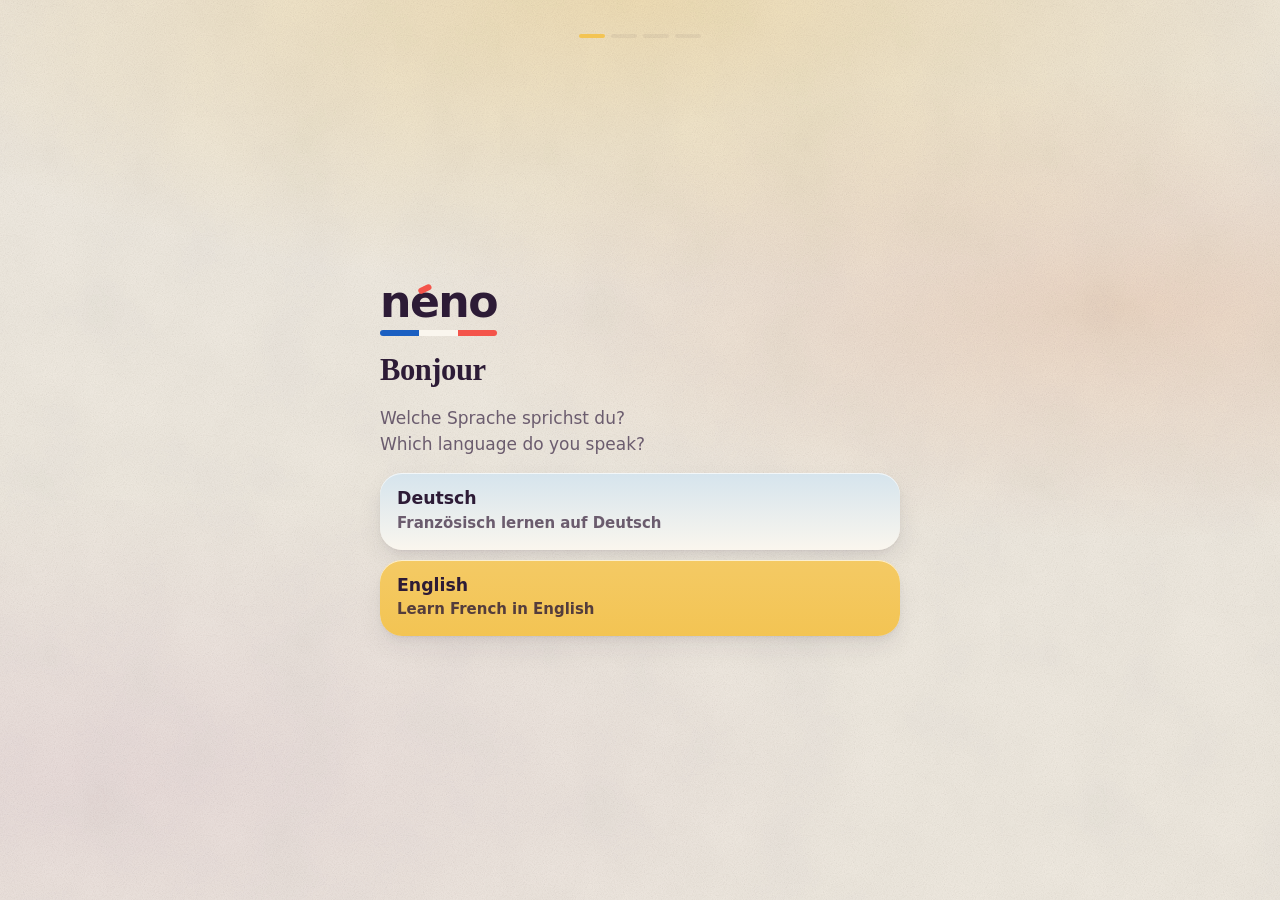
<file: index.html>
<!doctype html>
<html lang="de">
  <head>
    <meta charset="UTF-8" />
    <!-- The app loads nothing from anywhere else: no CDN, no font, no analytics, no
         remote image. So the policy costs nothing and turns any future injection bug from
         exploitable into blocked. A meta tag cannot carry frame-ancestors, and GitHub
         Pages cannot set headers, so clickjacking stays out of reach until there is a host
         that can. -->
    <meta
      http-equiv="Content-Security-Policy"
      content="default-src 'none'; script-src 'self'; style-src 'self' 'unsafe-inline'; img-src 'self' data:; font-src 'self'; connect-src 'self'; manifest-src 'self'; worker-src 'self'; base-uri 'none'; form-action 'none'"
    />
    <meta name="viewport" content="width=device-width, initial-scale=1, viewport-fit=cover" />
    <meta name="apple-mobile-web-app-capable" content="yes" />
    <meta name="mobile-web-app-capable" content="yes" />
    <meta name="apple-mobile-web-app-status-bar-style" content="default" />
    <meta name="apple-mobile-web-app-title" content="Neno" />
    <meta name="theme-color" content="#f2ece2" media="(prefers-color-scheme: light)" />
    <meta name="theme-color" content="#241d29" media="(prefers-color-scheme: dark)" />
    <link rel="icon" href="icon-192.png" type="image/png" />
    <link rel="apple-touch-icon" href="apple-touch-icon.png" />
    <title>Neno: Französisch lernen</title>
    <script type="module" crossorigin src="./assets/index-NhPOfyND.js"></script>
    <link rel="modulepreload" crossorigin href="./assets/dist-BNDKKBMl.js">
    <link rel="stylesheet" crossorigin href="./assets/index-CDAOaE4j.css">
  <link rel="manifest" href="./manifest.webmanifest"></head>
  <body>
    <div id="root"></div>
  </body>
</html>
</file>
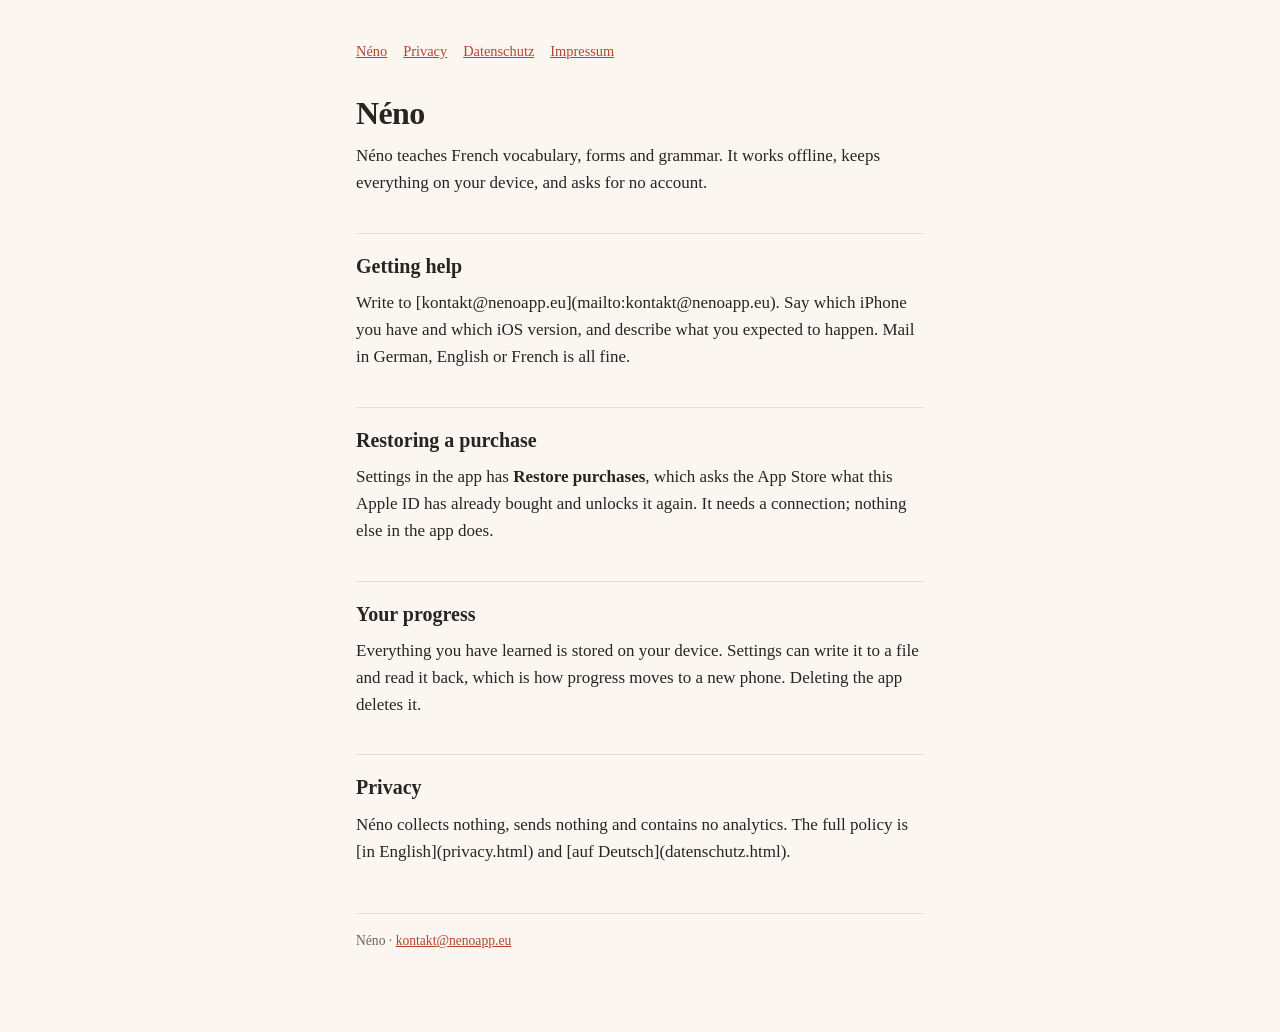
<file: legal/index.html>
<!doctype html>
<html lang="en">
<head>
<meta charset="utf-8">
<meta name="viewport" content="width=device-width,initial-scale=1">
<title>Néno · Néno</title>
<meta name="robots" content="index,follow">
<style>:root{color-scheme:light dark;--paper:#fbf7f0;--ink:#2a2420;--muted:#6b615a;--rule:#e5ddd2;--link:#b4452f}
@media(prefers-color-scheme:dark){:root{--paper:#1c1917;--ink:#efe9e1;--muted:#a79c92;--rule:#39322d;--link:#e88a6f}}
*{box-sizing:border-box}
body{margin:0;background:var(--paper);color:var(--ink);font:17px/1.6 ui-serif,Georgia,"Times New Roman",serif;-webkit-text-size-adjust:100%}
main{max-width:38rem;margin:0 auto;padding:2.5rem 1.25rem 5rem}
h1{font-size:2rem;line-height:1.15;letter-spacing:-0.02em;margin:0 0 .25rem}
h2{font-size:1.25rem;line-height:1.25;margin:2.25rem 0 .5rem;padding-top:1.25rem;border-top:1px solid var(--rule)}
h3{font-size:1.05rem;margin:1.5rem 0 .4rem}
p,li{margin:.65rem 0}
ul{padding-left:1.1rem}
a{color:var(--link)}
code{font:0.9em/1 ui-monospace,SFMono-Regular,Menlo,monospace;background:color-mix(in srgb,var(--ink) 8%,transparent);padding:.1em .35em;border-radius:.25em}
pre{font:0.95rem/1.5 ui-monospace,SFMono-Regular,Menlo,monospace;background:color-mix(in srgb,var(--ink) 6%,transparent);padding:1rem;border-radius:.5rem;overflow-x:auto}
blockquote{margin:1rem 0;padding-left:1rem;border-left:3px solid var(--rule);color:var(--muted)}
nav{font-size:.9rem;margin-bottom:2rem}
nav a{margin-right:1rem}
footer{margin-top:3rem;padding-top:1rem;border-top:1px solid var(--rule);color:var(--muted);font-size:.85rem}</style>
</head>
<body>
<main>
<nav><a href="index.html">Néno</a><a href="privacy.html">Privacy</a><a href="datenschutz.html">Datenschutz</a><a href="impressum.html">Impressum</a></nav>
<h1>Néno</h1>
<p>Néno teaches French vocabulary, forms and grammar. It works offline, keeps everything on your device, and asks for no account.</p>
<h2>Getting help</h2>
<p>Write to [kontakt@nenoapp.eu](mailto:kontakt@nenoapp.eu). Say which iPhone you have and which iOS version, and describe what you expected to happen. Mail in German, English or French is all fine.</p>
<h2>Restoring a purchase</h2>
<p>Settings in the app has <strong>Restore purchases</strong>, which asks the App Store what this Apple ID has already bought and unlocks it again. It needs a connection; nothing else in the app does.</p>
<h2>Your progress</h2>
<p>Everything you have learned is stored on your device. Settings can write it to a file and read it back, which is how progress moves to a new phone. Deleting the app deletes it.</p>
<h2>Privacy</h2>
<p>Néno collects nothing, sends nothing and contains no analytics. The full policy is [in English](privacy.html) and [auf Deutsch](datenschutz.html).</p>
<footer>Néno · <a href="mailto:kontakt@nenoapp.eu">kontakt@nenoapp.eu</a></footer>
</main>
</body>
</html>
</file>
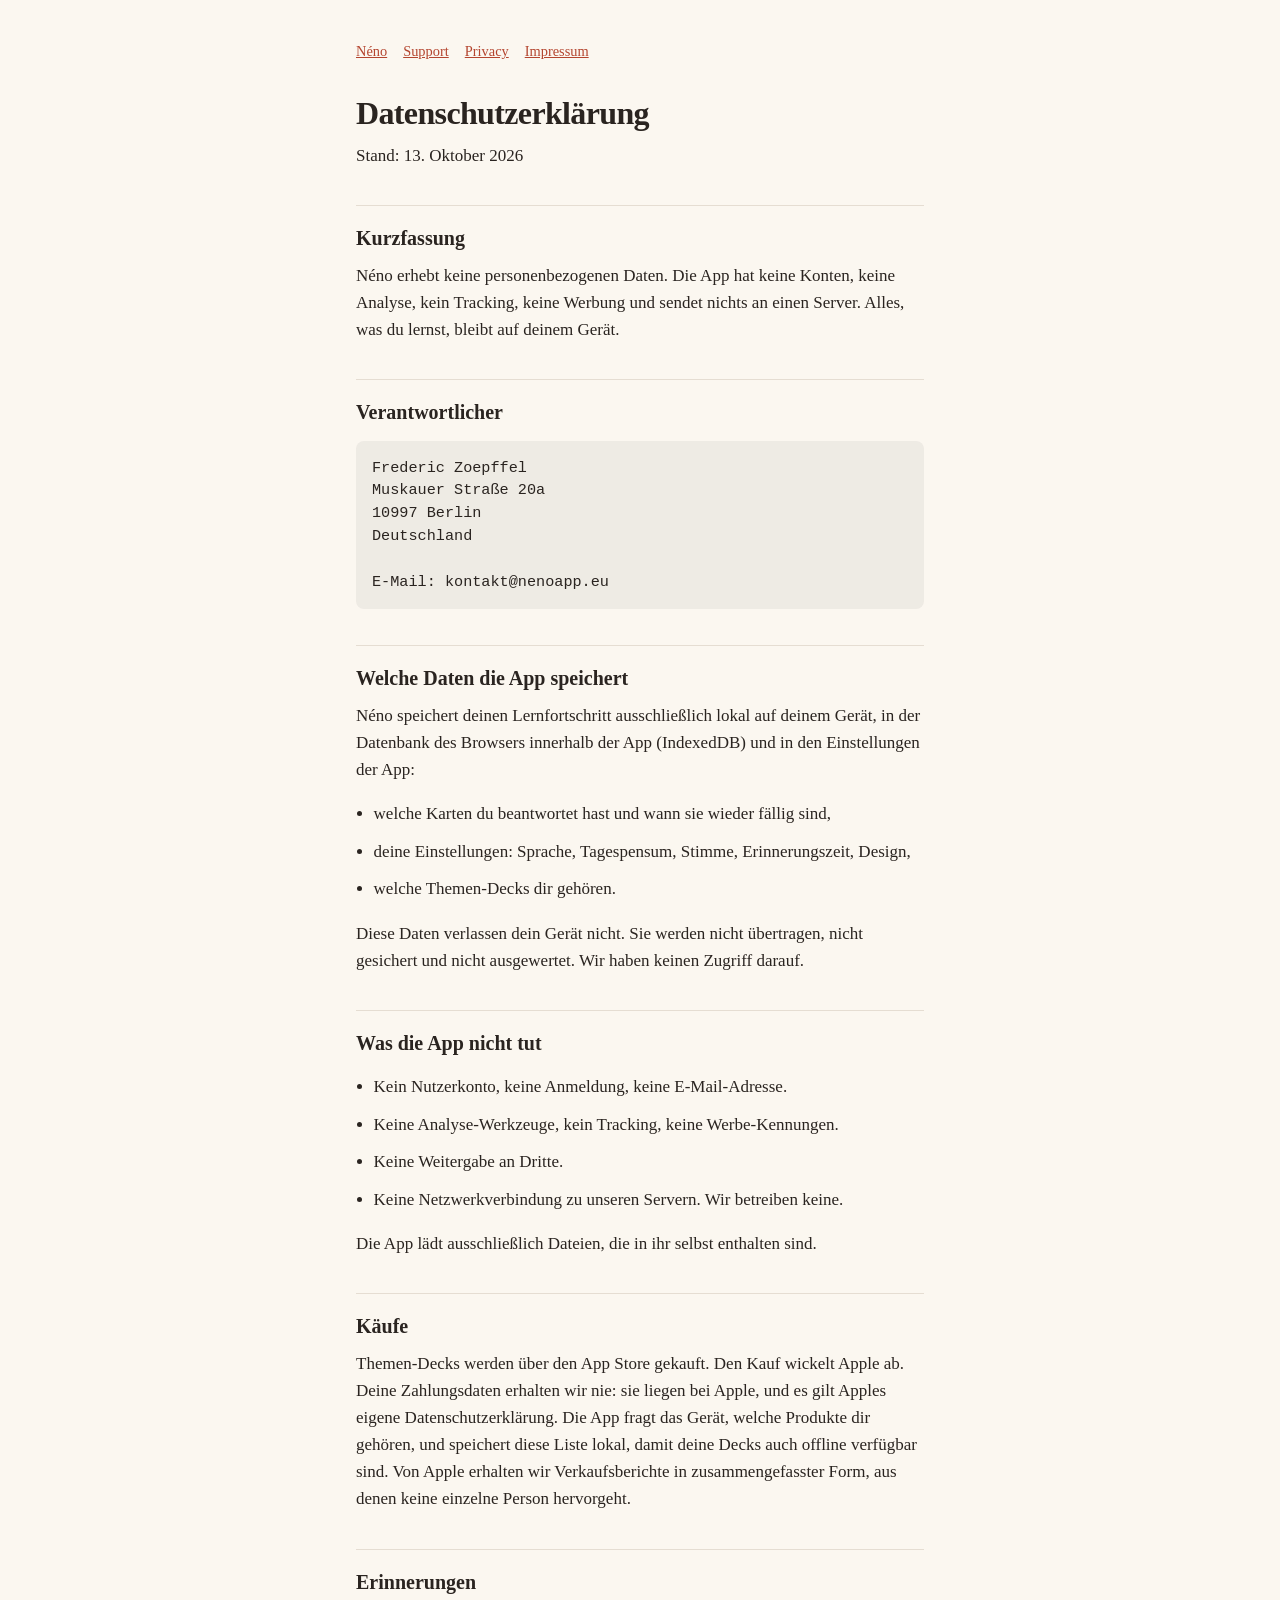
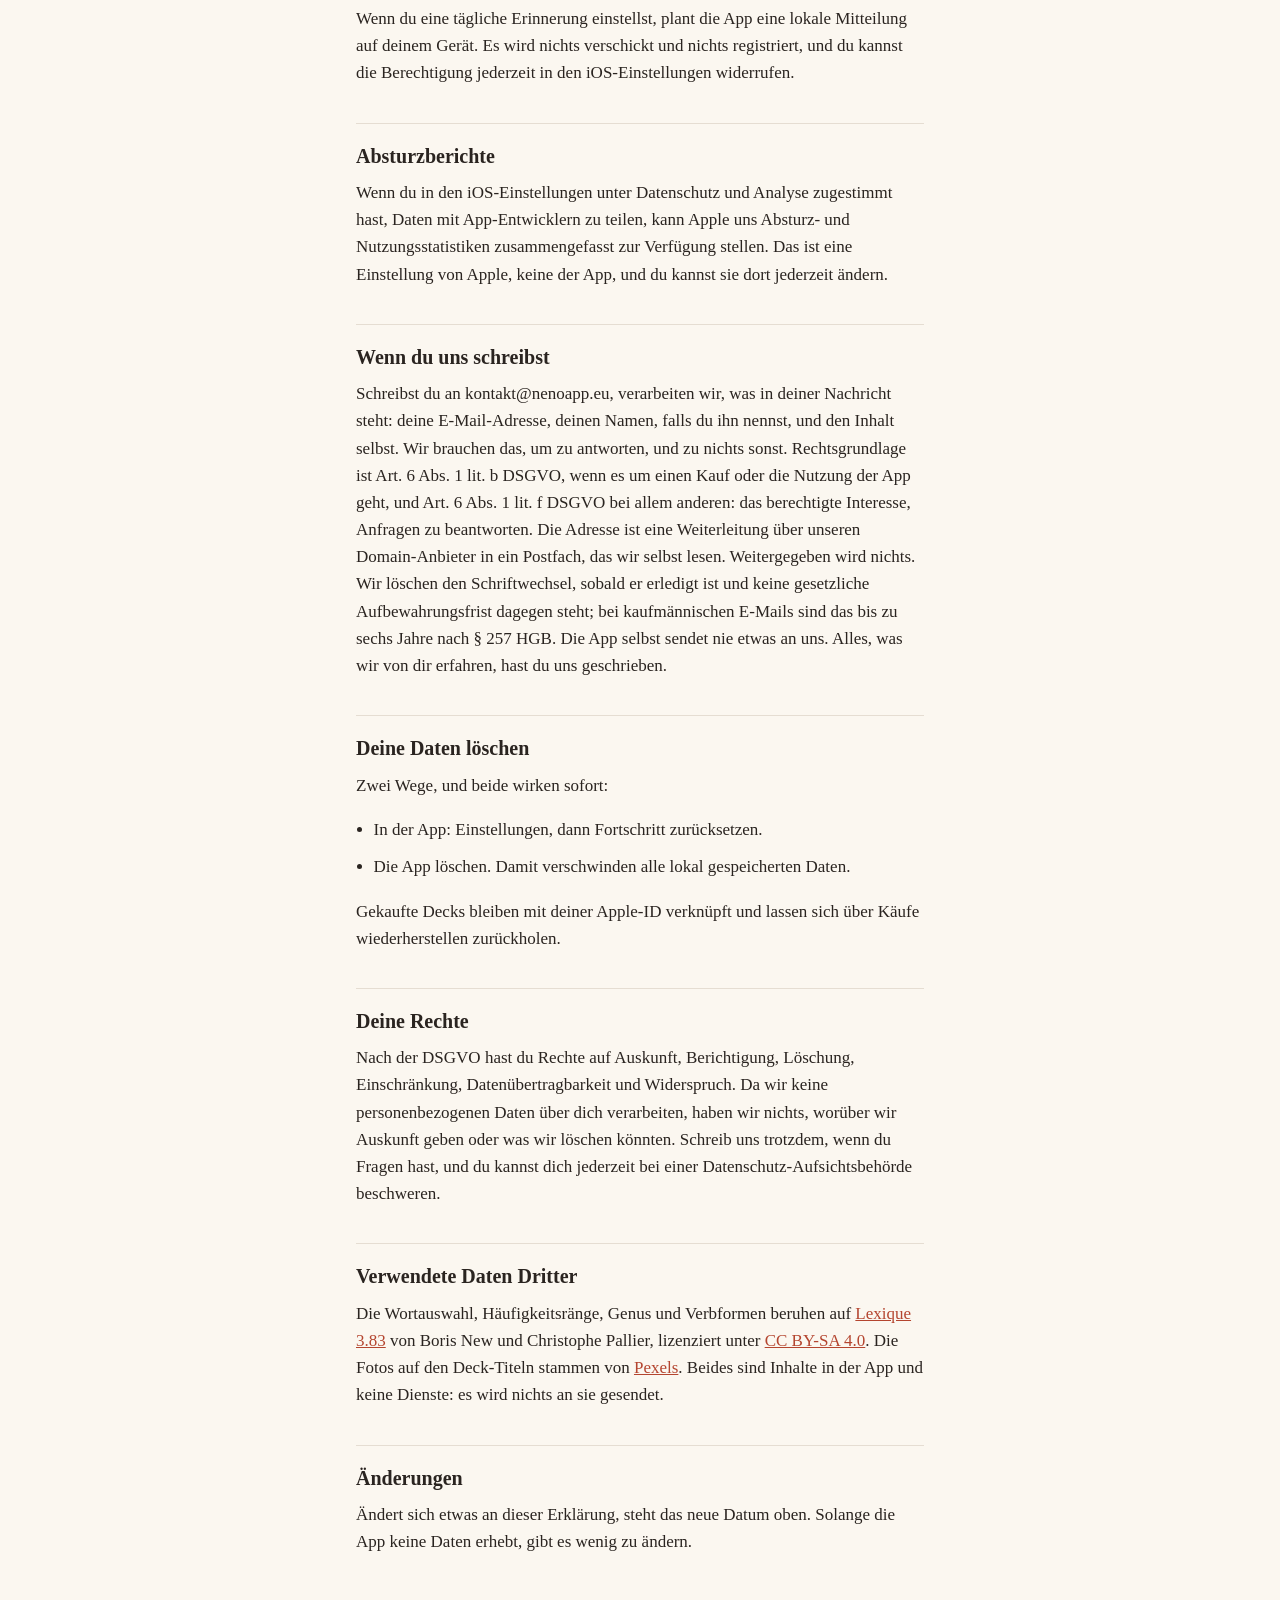
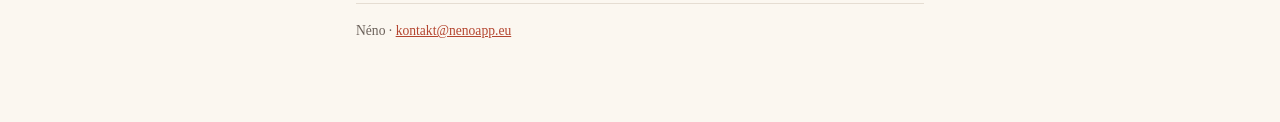
<file: legal/datenschutz.html>
<!doctype html>
<html lang="de">
<head>
<meta charset="utf-8">
<meta name="viewport" content="width=device-width,initial-scale=1">
<title>Datenschutzerklärung · Néno</title>
<meta name="robots" content="index,follow">
<style>:root{color-scheme:light dark;--paper:#fbf7f0;--ink:#2a2420;--muted:#6b615a;--rule:#e5ddd2;--link:#b4452f}
@media(prefers-color-scheme:dark){:root{--paper:#1c1917;--ink:#efe9e1;--muted:#a79c92;--rule:#39322d;--link:#e88a6f}}
*{box-sizing:border-box}
body{margin:0;background:var(--paper);color:var(--ink);font:17px/1.6 ui-serif,Georgia,"Times New Roman",serif;-webkit-text-size-adjust:100%}
main{max-width:38rem;margin:0 auto;padding:2.5rem 1.25rem 5rem}
h1{font-size:2rem;line-height:1.15;letter-spacing:-0.02em;margin:0 0 .25rem}
h2{font-size:1.25rem;line-height:1.25;margin:2.25rem 0 .5rem;padding-top:1.25rem;border-top:1px solid var(--rule)}
h3{font-size:1.05rem;margin:1.5rem 0 .4rem}
p,li{margin:.65rem 0}
ul{padding-left:1.1rem}
a{color:var(--link)}
code{font:0.9em/1 ui-monospace,SFMono-Regular,Menlo,monospace;background:color-mix(in srgb,var(--ink) 8%,transparent);padding:.1em .35em;border-radius:.25em}
pre{font:0.95rem/1.5 ui-monospace,SFMono-Regular,Menlo,monospace;background:color-mix(in srgb,var(--ink) 6%,transparent);padding:1rem;border-radius:.5rem;overflow-x:auto}
blockquote{margin:1rem 0;padding-left:1rem;border-left:3px solid var(--rule);color:var(--muted)}
nav{font-size:.9rem;margin-bottom:2rem}
nav a{margin-right:1rem}
footer{margin-top:3rem;padding-top:1rem;border-top:1px solid var(--rule);color:var(--muted);font-size:.85rem}</style>
</head>
<body>
<main>
<nav><a href="index.html">Néno</a><a href="support.html">Support</a><a href="privacy.html">Privacy</a><a href="impressum.html">Impressum</a></nav>
<h1>Datenschutzerklärung</h1>
<p>Stand: 13. Oktober 2026</p>
<h2>Kurzfassung</h2>
<p>Néno erhebt keine personenbezogenen Daten. Die App hat keine Konten, keine Analyse, kein Tracking, keine Werbung und sendet nichts an einen Server. Alles, was du lernst, bleibt auf deinem Gerät.</p>
<h2>Verantwortlicher</h2>
<pre>Frederic Zoepffel
Muskauer Straße 20a
10997 Berlin
Deutschland

E-Mail: kontakt@nenoapp.eu</pre>
<h2>Welche Daten die App speichert</h2>
<p>Néno speichert deinen Lernfortschritt ausschließlich lokal auf deinem Gerät, in der Datenbank des Browsers innerhalb der App (IndexedDB) und in den Einstellungen der App:</p>
<ul><li>welche Karten du beantwortet hast und wann sie wieder fällig sind,</li><li>deine Einstellungen: Sprache, Tagespensum, Stimme, Erinnerungszeit, Design,</li><li>welche Themen-Decks dir gehören.</li></ul>
<p>Diese Daten verlassen dein Gerät nicht. Sie werden nicht übertragen, nicht gesichert und nicht ausgewertet. Wir haben keinen Zugriff darauf.</p>
<h2>Was die App nicht tut</h2>
<ul><li>Kein Nutzerkonto, keine Anmeldung, keine E-Mail-Adresse.</li><li>Keine Analyse-Werkzeuge, kein Tracking, keine Werbe-Kennungen.</li><li>Keine Weitergabe an Dritte.</li><li>Keine Netzwerkverbindung zu unseren Servern. Wir betreiben keine.</li></ul>
<p>Die App lädt ausschließlich Dateien, die in ihr selbst enthalten sind.</p>
<h2>Käufe</h2>
<p>Themen-Decks werden über den App Store gekauft. Den Kauf wickelt Apple ab. Deine Zahlungsdaten erhalten wir nie: sie liegen bei Apple, und es gilt Apples eigene Datenschutzerklärung. Die App fragt das Gerät, welche Produkte dir gehören, und speichert diese Liste lokal, damit deine Decks auch offline verfügbar sind. Von Apple erhalten wir Verkaufsberichte in zusammengefasster Form, aus denen keine einzelne Person hervorgeht.</p>
<h2>Erinnerungen</h2>
<p>Wenn du eine tägliche Erinnerung einstellst, plant die App eine lokale Mitteilung auf deinem Gerät. Es wird nichts verschickt und nichts registriert, und du kannst die Berechtigung jederzeit in den iOS-Einstellungen widerrufen.</p>
<h2>Absturzberichte</h2>
<p>Wenn du in den iOS-Einstellungen unter Datenschutz und Analyse zugestimmt hast, Daten mit App-Entwicklern zu teilen, kann Apple uns Absturz- und Nutzungsstatistiken zusammengefasst zur Verfügung stellen. Das ist eine Einstellung von Apple, keine der App, und du kannst sie dort jederzeit ändern.</p>
<h2>Wenn du uns schreibst</h2>
<p>Schreibst du an kontakt@nenoapp.eu, verarbeiten wir, was in deiner Nachricht steht: deine E-Mail-Adresse, deinen Namen, falls du ihn nennst, und den Inhalt selbst. Wir brauchen das, um zu antworten, und zu nichts sonst. Rechtsgrundlage ist Art. 6 Abs. 1 lit. b DSGVO, wenn es um einen Kauf oder die Nutzung der App geht, und Art. 6 Abs. 1 lit. f DSGVO bei allem anderen: das berechtigte Interesse, Anfragen zu beantworten. Die Adresse ist eine Weiterleitung über unseren Domain-Anbieter in ein Postfach, das wir selbst lesen. Weitergegeben wird nichts. Wir löschen den Schriftwechsel, sobald er erledigt ist und keine gesetzliche Aufbewahrungsfrist dagegen steht; bei kaufmännischen E-Mails sind das bis zu sechs Jahre nach § 257 HGB. Die App selbst sendet nie etwas an uns. Alles, was wir von dir erfahren, hast du uns geschrieben.</p>
<h2>Deine Daten löschen</h2>
<p>Zwei Wege, und beide wirken sofort:</p>
<ul><li>In der App: Einstellungen, dann Fortschritt zurücksetzen.</li><li>Die App löschen. Damit verschwinden alle lokal gespeicherten Daten.</li></ul>
<p>Gekaufte Decks bleiben mit deiner Apple-ID verknüpft und lassen sich über Käufe wiederherstellen zurückholen.</p>
<h2>Deine Rechte</h2>
<p>Nach der DSGVO hast du Rechte auf Auskunft, Berichtigung, Löschung, Einschränkung, Datenübertragbarkeit und Widerspruch. Da wir keine personenbezogenen Daten über dich verarbeiten, haben wir nichts, worüber wir Auskunft geben oder was wir löschen könnten. Schreib uns trotzdem, wenn du Fragen hast, und du kannst dich jederzeit bei einer Datenschutz-Aufsichtsbehörde beschweren.</p>
<h2>Verwendete Daten Dritter</h2>
<p>Die Wortauswahl, Häufigkeitsränge, Genus und Verbformen beruhen auf <a href="http://www.lexique.org" rel="noopener">Lexique 3.83</a> von Boris New und Christophe Pallier, lizenziert unter <a href="https://creativecommons.org/licenses/by-sa/4.0/" rel="noopener">CC BY-SA 4.0</a>. Die Fotos auf den Deck-Titeln stammen von <a href="https://www.pexels.com/license/" rel="noopener">Pexels</a>. Beides sind Inhalte in der App und keine Dienste: es wird nichts an sie gesendet.</p>
<h2>Änderungen</h2>
<p>Ändert sich etwas an dieser Erklärung, steht das neue Datum oben. Solange die App keine Daten erhebt, gibt es wenig zu ändern.</p>
<footer>Néno · <a href="mailto:kontakt@nenoapp.eu">kontakt@nenoapp.eu</a></footer>
</main>
</body>
</html>
</file>
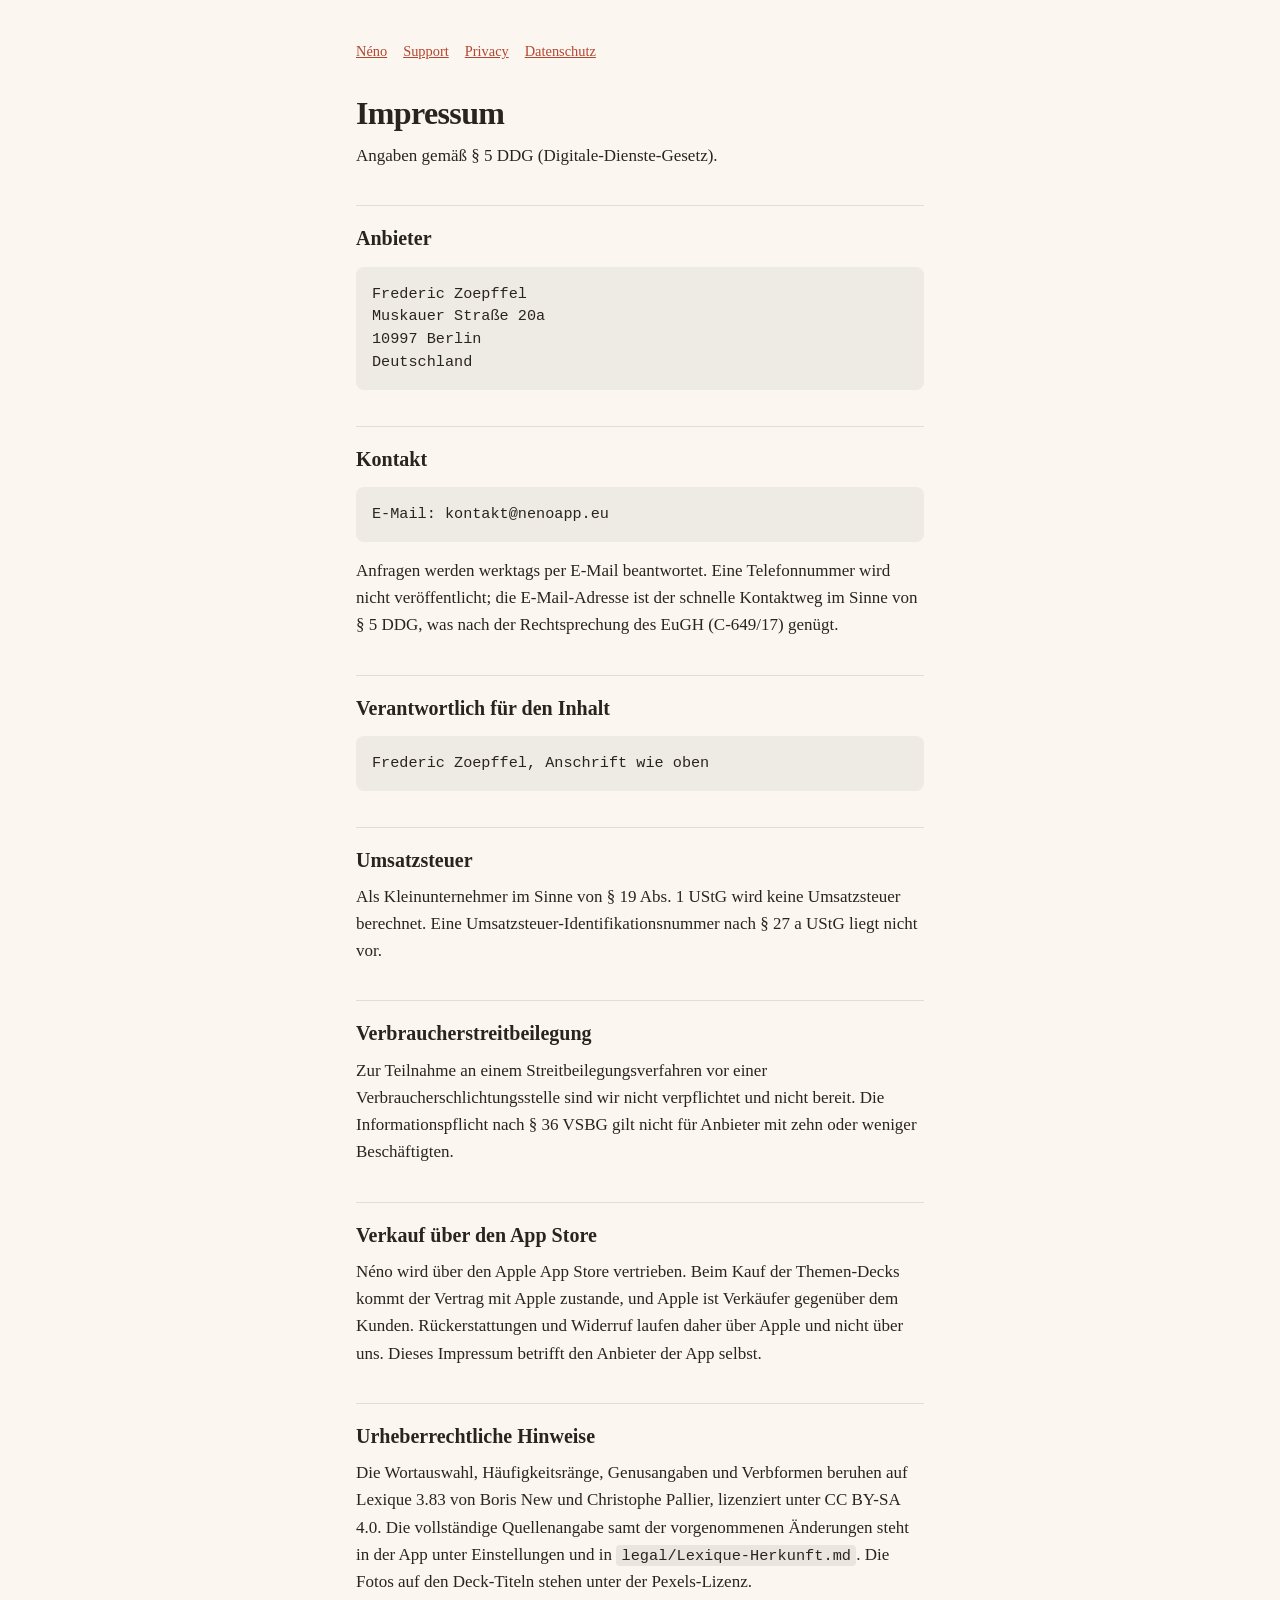
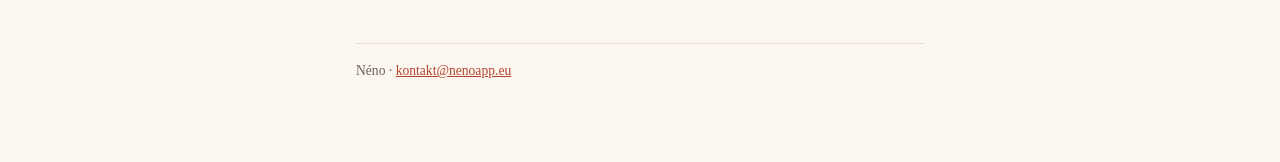
<file: legal/impressum.html>
<!doctype html>
<html lang="de">
<head>
<meta charset="utf-8">
<meta name="viewport" content="width=device-width,initial-scale=1">
<title>Impressum · Néno</title>
<meta name="robots" content="index,follow">
<style>:root{color-scheme:light dark;--paper:#fbf7f0;--ink:#2a2420;--muted:#6b615a;--rule:#e5ddd2;--link:#b4452f}
@media(prefers-color-scheme:dark){:root{--paper:#1c1917;--ink:#efe9e1;--muted:#a79c92;--rule:#39322d;--link:#e88a6f}}
*{box-sizing:border-box}
body{margin:0;background:var(--paper);color:var(--ink);font:17px/1.6 ui-serif,Georgia,"Times New Roman",serif;-webkit-text-size-adjust:100%}
main{max-width:38rem;margin:0 auto;padding:2.5rem 1.25rem 5rem}
h1{font-size:2rem;line-height:1.15;letter-spacing:-0.02em;margin:0 0 .25rem}
h2{font-size:1.25rem;line-height:1.25;margin:2.25rem 0 .5rem;padding-top:1.25rem;border-top:1px solid var(--rule)}
h3{font-size:1.05rem;margin:1.5rem 0 .4rem}
p,li{margin:.65rem 0}
ul{padding-left:1.1rem}
a{color:var(--link)}
code{font:0.9em/1 ui-monospace,SFMono-Regular,Menlo,monospace;background:color-mix(in srgb,var(--ink) 8%,transparent);padding:.1em .35em;border-radius:.25em}
pre{font:0.95rem/1.5 ui-monospace,SFMono-Regular,Menlo,monospace;background:color-mix(in srgb,var(--ink) 6%,transparent);padding:1rem;border-radius:.5rem;overflow-x:auto}
blockquote{margin:1rem 0;padding-left:1rem;border-left:3px solid var(--rule);color:var(--muted)}
nav{font-size:.9rem;margin-bottom:2rem}
nav a{margin-right:1rem}
footer{margin-top:3rem;padding-top:1rem;border-top:1px solid var(--rule);color:var(--muted);font-size:.85rem}</style>
</head>
<body>
<main>
<nav><a href="index.html">Néno</a><a href="support.html">Support</a><a href="privacy.html">Privacy</a><a href="datenschutz.html">Datenschutz</a></nav>
<h1>Impressum</h1>
<p>Angaben gemäß § 5 DDG (Digitale-Dienste-Gesetz).</p>
<h2>Anbieter</h2>
<pre>Frederic Zoepffel
Muskauer Straße 20a
10997 Berlin
Deutschland</pre>
<h2>Kontakt</h2>
<pre>E-Mail: kontakt@nenoapp.eu</pre>
<p>Anfragen werden werktags per E-Mail beantwortet. Eine Telefonnummer wird nicht veröffentlicht; die E-Mail-Adresse ist der schnelle Kontaktweg im Sinne von § 5 DDG, was nach der Rechtsprechung des EuGH (C-649/17) genügt.</p>
<h2>Verantwortlich für den Inhalt</h2>
<pre>Frederic Zoepffel, Anschrift wie oben</pre>
<h2>Umsatzsteuer</h2>
<p>Als Kleinunternehmer im Sinne von § 19 Abs. 1 UStG wird keine Umsatzsteuer berechnet. Eine Umsatzsteuer-Identifikationsnummer nach § 27 a UStG liegt nicht vor.</p>
<h2>Verbraucherstreitbeilegung</h2>
<p>Zur Teilnahme an einem Streitbeilegungsverfahren vor einer Verbraucherschlichtungsstelle sind wir nicht verpflichtet und nicht bereit. Die Informationspflicht nach § 36 VSBG gilt nicht für Anbieter mit zehn oder weniger Beschäftigten.</p>
<h2>Verkauf über den App Store</h2>
<p>Néno wird über den Apple App Store vertrieben. Beim Kauf der Themen-Decks kommt der Vertrag mit Apple zustande, und Apple ist Verkäufer gegenüber dem Kunden. Rückerstattungen und Widerruf laufen daher über Apple und nicht über uns. Dieses Impressum betrifft den Anbieter der App selbst.</p>
<h2>Urheberrechtliche Hinweise</h2>
<p>Die Wortauswahl, Häufigkeitsränge, Genusangaben und Verbformen beruhen auf Lexique 3.83 von Boris New und Christophe Pallier, lizenziert unter CC BY-SA 4.0. Die vollständige Quellenangabe samt der vorgenommenen Änderungen steht in der App unter Einstellungen und in <code>legal/Lexique-Herkunft.md</code>. Die Fotos auf den Deck-Titeln stehen unter der Pexels-Lizenz.</p>
<footer>Néno · <a href="mailto:kontakt@nenoapp.eu">kontakt@nenoapp.eu</a></footer>
</main>
</body>
</html>
</file>
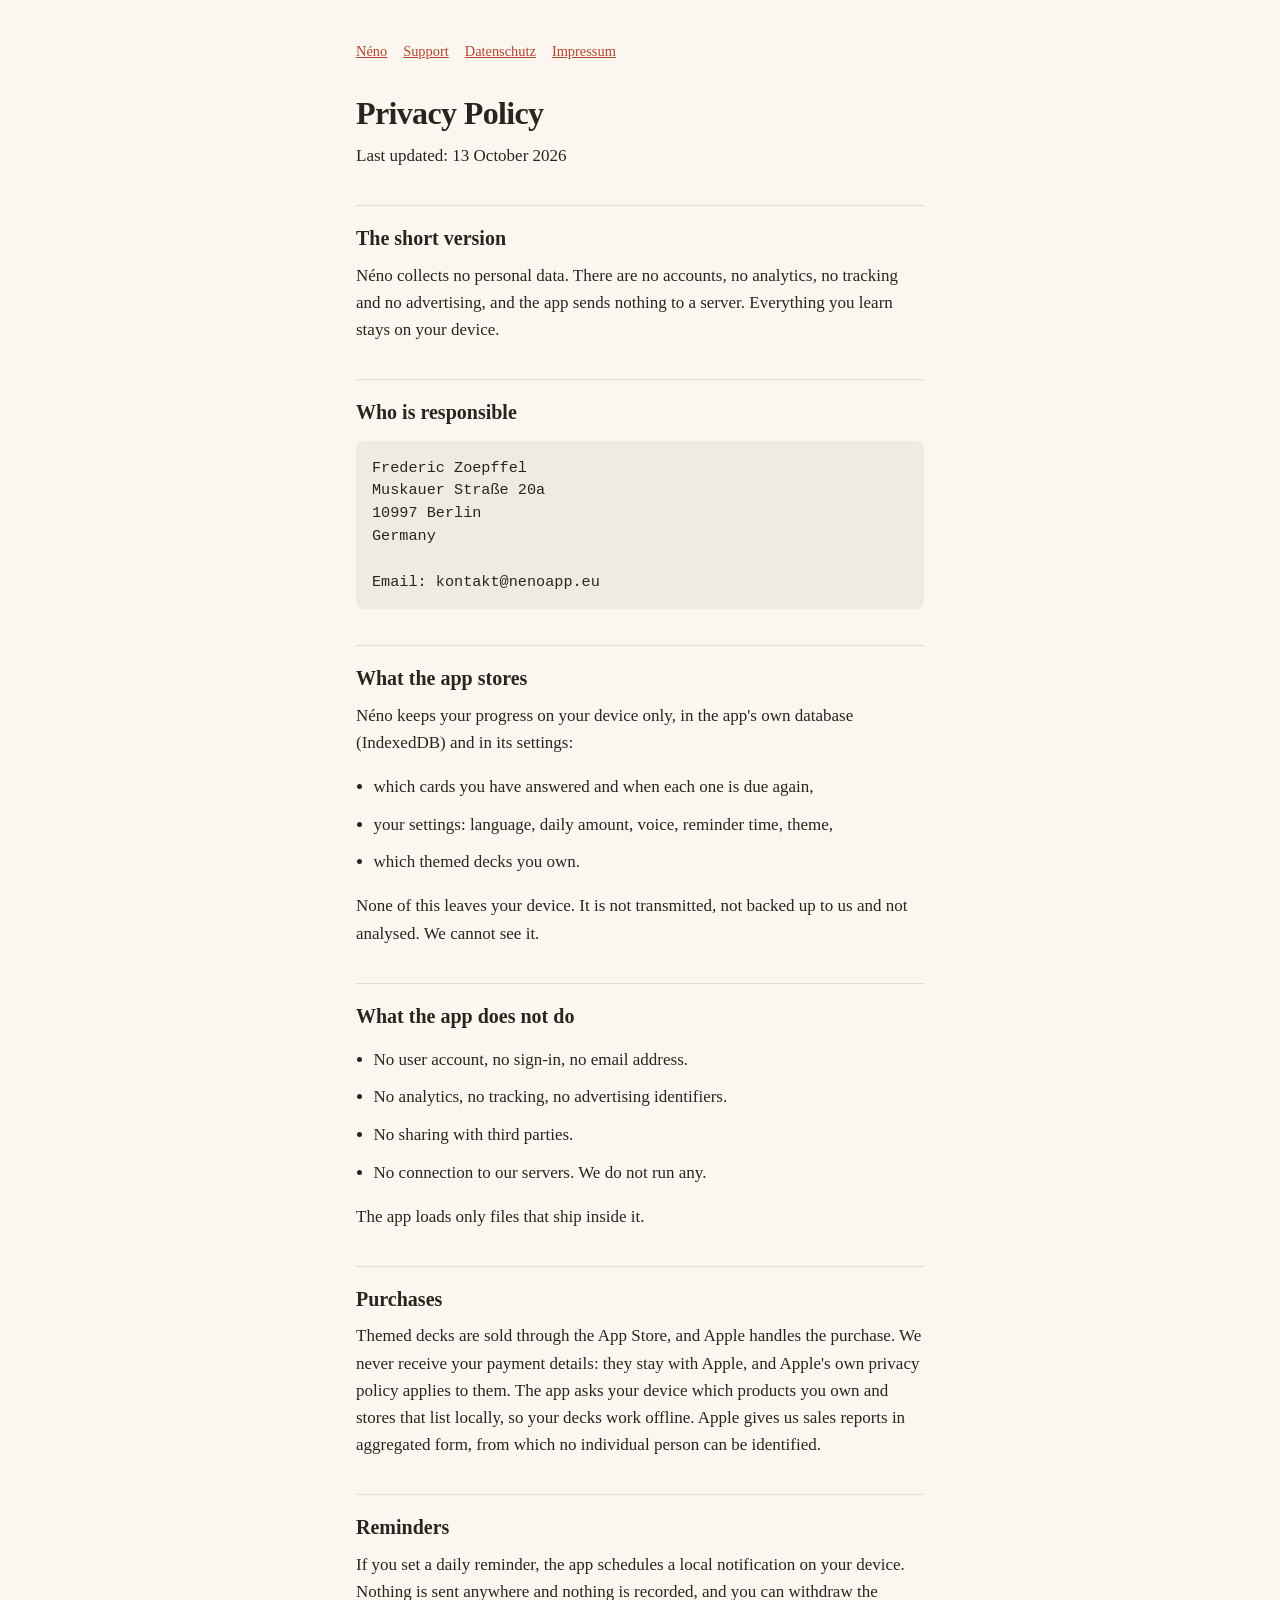
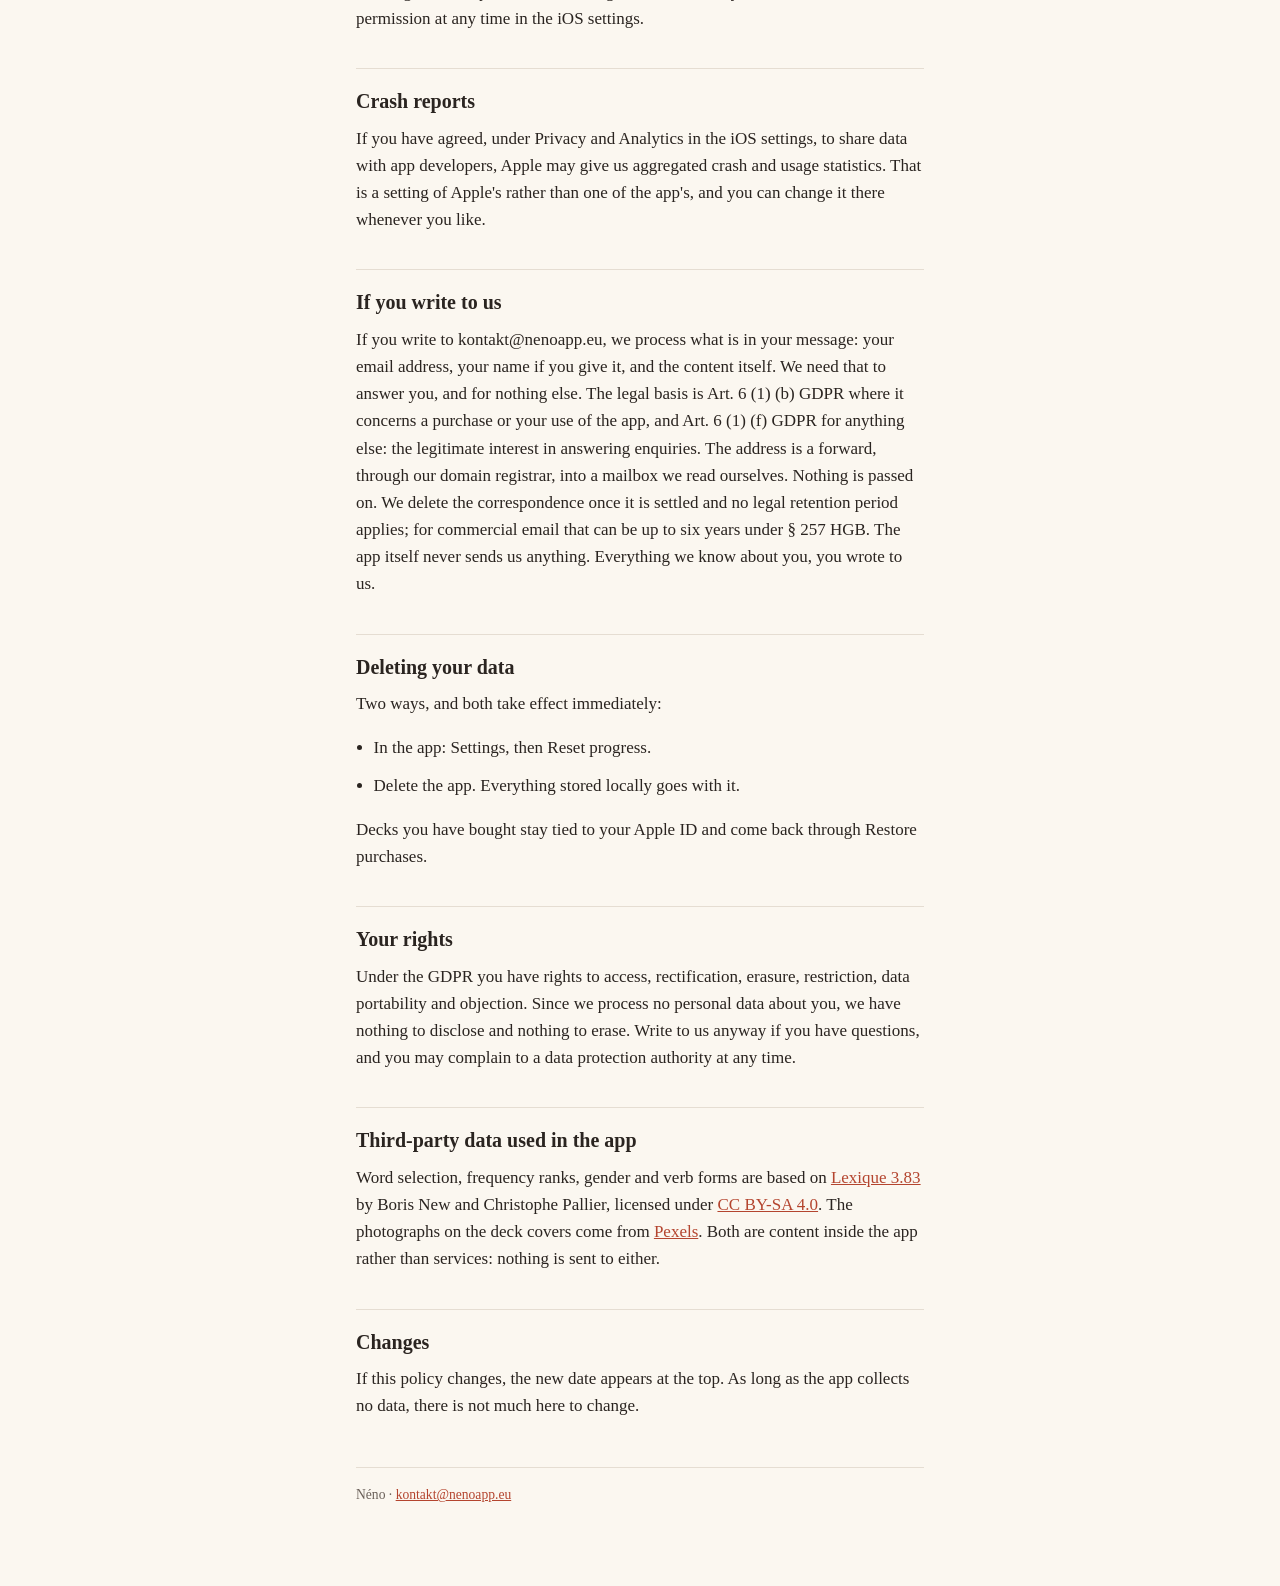
<file: legal/privacy.html>
<!doctype html>
<html lang="en">
<head>
<meta charset="utf-8">
<meta name="viewport" content="width=device-width,initial-scale=1">
<title>Privacy Policy · Néno</title>
<meta name="robots" content="index,follow">
<style>:root{color-scheme:light dark;--paper:#fbf7f0;--ink:#2a2420;--muted:#6b615a;--rule:#e5ddd2;--link:#b4452f}
@media(prefers-color-scheme:dark){:root{--paper:#1c1917;--ink:#efe9e1;--muted:#a79c92;--rule:#39322d;--link:#e88a6f}}
*{box-sizing:border-box}
body{margin:0;background:var(--paper);color:var(--ink);font:17px/1.6 ui-serif,Georgia,"Times New Roman",serif;-webkit-text-size-adjust:100%}
main{max-width:38rem;margin:0 auto;padding:2.5rem 1.25rem 5rem}
h1{font-size:2rem;line-height:1.15;letter-spacing:-0.02em;margin:0 0 .25rem}
h2{font-size:1.25rem;line-height:1.25;margin:2.25rem 0 .5rem;padding-top:1.25rem;border-top:1px solid var(--rule)}
h3{font-size:1.05rem;margin:1.5rem 0 .4rem}
p,li{margin:.65rem 0}
ul{padding-left:1.1rem}
a{color:var(--link)}
code{font:0.9em/1 ui-monospace,SFMono-Regular,Menlo,monospace;background:color-mix(in srgb,var(--ink) 8%,transparent);padding:.1em .35em;border-radius:.25em}
pre{font:0.95rem/1.5 ui-monospace,SFMono-Regular,Menlo,monospace;background:color-mix(in srgb,var(--ink) 6%,transparent);padding:1rem;border-radius:.5rem;overflow-x:auto}
blockquote{margin:1rem 0;padding-left:1rem;border-left:3px solid var(--rule);color:var(--muted)}
nav{font-size:.9rem;margin-bottom:2rem}
nav a{margin-right:1rem}
footer{margin-top:3rem;padding-top:1rem;border-top:1px solid var(--rule);color:var(--muted);font-size:.85rem}</style>
</head>
<body>
<main>
<nav><a href="index.html">Néno</a><a href="support.html">Support</a><a href="datenschutz.html">Datenschutz</a><a href="impressum.html">Impressum</a></nav>
<h1>Privacy Policy</h1>
<p>Last updated: 13 October 2026</p>
<h2>The short version</h2>
<p>Néno collects no personal data. There are no accounts, no analytics, no tracking and no advertising, and the app sends nothing to a server. Everything you learn stays on your device.</p>
<h2>Who is responsible</h2>
<pre>Frederic Zoepffel
Muskauer Straße 20a
10997 Berlin
Germany

Email: kontakt@nenoapp.eu</pre>
<h2>What the app stores</h2>
<p>Néno keeps your progress on your device only, in the app's own database (IndexedDB) and in its settings:</p>
<ul><li>which cards you have answered and when each one is due again,</li><li>your settings: language, daily amount, voice, reminder time, theme,</li><li>which themed decks you own.</li></ul>
<p>None of this leaves your device. It is not transmitted, not backed up to us and not analysed. We cannot see it.</p>
<h2>What the app does not do</h2>
<ul><li>No user account, no sign-in, no email address.</li><li>No analytics, no tracking, no advertising identifiers.</li><li>No sharing with third parties.</li><li>No connection to our servers. We do not run any.</li></ul>
<p>The app loads only files that ship inside it.</p>
<h2>Purchases</h2>
<p>Themed decks are sold through the App Store, and Apple handles the purchase. We never receive your payment details: they stay with Apple, and Apple's own privacy policy applies to them. The app asks your device which products you own and stores that list locally, so your decks work offline. Apple gives us sales reports in aggregated form, from which no individual person can be identified.</p>
<h2>Reminders</h2>
<p>If you set a daily reminder, the app schedules a local notification on your device. Nothing is sent anywhere and nothing is recorded, and you can withdraw the permission at any time in the iOS settings.</p>
<h2>Crash reports</h2>
<p>If you have agreed, under Privacy and Analytics in the iOS settings, to share data with app developers, Apple may give us aggregated crash and usage statistics. That is a setting of Apple's rather than one of the app's, and you can change it there whenever you like.</p>
<h2>If you write to us</h2>
<p>If you write to kontakt@nenoapp.eu, we process what is in your message: your email address, your name if you give it, and the content itself. We need that to answer you, and for nothing else. The legal basis is Art. 6 (1) (b) GDPR where it concerns a purchase or your use of the app, and Art. 6 (1) (f) GDPR for anything else: the legitimate interest in answering enquiries. The address is a forward, through our domain registrar, into a mailbox we read ourselves. Nothing is passed on. We delete the correspondence once it is settled and no legal retention period applies; for commercial email that can be up to six years under § 257 HGB. The app itself never sends us anything. Everything we know about you, you wrote to us.</p>
<h2>Deleting your data</h2>
<p>Two ways, and both take effect immediately:</p>
<ul><li>In the app: Settings, then Reset progress.</li><li>Delete the app. Everything stored locally goes with it.</li></ul>
<p>Decks you have bought stay tied to your Apple ID and come back through Restore purchases.</p>
<h2>Your rights</h2>
<p>Under the GDPR you have rights to access, rectification, erasure, restriction, data portability and objection. Since we process no personal data about you, we have nothing to disclose and nothing to erase. Write to us anyway if you have questions, and you may complain to a data protection authority at any time.</p>
<h2>Third-party data used in the app</h2>
<p>Word selection, frequency ranks, gender and verb forms are based on <a href="http://www.lexique.org" rel="noopener">Lexique 3.83</a> by Boris New and Christophe Pallier, licensed under <a href="https://creativecommons.org/licenses/by-sa/4.0/" rel="noopener">CC BY-SA 4.0</a>. The photographs on the deck covers come from <a href="https://www.pexels.com/license/" rel="noopener">Pexels</a>. Both are content inside the app rather than services: nothing is sent to either.</p>
<h2>Changes</h2>
<p>If this policy changes, the new date appears at the top. As long as the app collects no data, there is not much here to change.</p>
<footer>Néno · <a href="mailto:kontakt@nenoapp.eu">kontakt@nenoapp.eu</a></footer>
</main>
</body>
</html>
</file>
<file: assets/index-CDAOaE4j.css>
:root{--paper:#f2ece2;--paper-2:#e5ded0;--surface:#faf6ee;--ink:#2d1b36;--ink-soft:#6b5c6e;--outline:#8f8291;--stroke:1.5px;--line:#2d1b3621;--primary:#f3c453;--primary-soft:#eeb93c;--deck:#e07a3c;--deck-soft:#cf6b2f;--accent:#f4544a;--gold:#c9954b;--gold-dim:#e3d4b8;--green:#2f6b46;--on-primary:#2d1b36;--ok:var(--green);--bad:#c0392f;--ok-bg:#dfeade;--bad-bg:#f7dcd9;--on-badge:#fff;--reg-familiar:#1d63d1;--reg-vulgar:#c22a1f;--reg-dated:#8a5a16;--reg-regional:#1b6b45;--reg-formal:#6a3fae;--c1:#c9dcc2;--c2:#bfd9ec;--c3:#efd0d0;--c4:#d9cfe9;--c5:#eecda2;--c6:#c3e0d8;--lvl1:#f4544a;--lvl2:#e9b23f;--lvl3:#5c8f6e;--lvl4:#2d1b36;--radius:22px;--radius-sm:16px;--radius-lg:28px;--shadow-sm:0 1px 2px #2d1b360d;--shadow:0 1px 2px #2d1b360a, 0 4px 8px #2d1b360d, 0 12px 26px #2d1b3612;--shadow-lg:0 2px 5px #2d1b360f, 0 10px 24px #2d1b361a, 0 30px 64px #2d1b3624;--shadow-raised:0 3px 6px #2d1b3612, 0 14px 22px #2d1b361c, 0 26px 40px #2d1b361a;--edge:inset 0 1px 0 #ffffffb3;--sheen:10%;--ring-from:#4fa38c;--ring-mid:#e8b44a;--ring-to:#ef7b85;--glow-1:radial-gradient(90% 46% at 50% 0%, #f3c4534d, transparent 70%);--glow-2:radial-gradient(76% 36% at 88% 34%, #e07a3c2b, transparent 72%);--glow-3:radial-gradient(86% 44% at 8% 86%, #c996be29, transparent 72%);--round:ui-rounded, "SF Pro Rounded", "Nunito", "Quicksand", system-ui, sans-serif;--display:ui-serif, "New York", "Iowan Old Style", Georgia, serif;--sans:var(--round);--ui:var(--round);--marker:"Marker Felt", ui-rounded, "SF Pro Rounded", var(--round);--hand:"Bradley Hand", "Segoe Print", "Comic Sans MS", var(--display);--grain:url("data:image/svg+xml,%3Csvg xmlns='http://www.w3.org/2000/svg' width='200' height='200'%3E%3Cfilter id='g'%3E%3CfeTurbulence type='fractalNoise' baseFrequency='0.9' numOctaves='4' stitchTiles='stitch'/%3E%3CfeColorMatrix type='saturate' values='0'/%3E%3C/filter%3E%3Crect width='100%25' height='100%25' filter='url(%23g)' opacity='0.2'/%3E%3C/svg%3E");--cloud:url("data:image/svg+xml,%3Csvg xmlns='http://www.w3.org/2000/svg' width='500' height='500'%3E%3Cfilter id='h'%3E%3CfeTurbulence type='fractalNoise' baseFrequency='0.012' numOctaves='5' stitchTiles='stitch'/%3E%3CfeColorMatrix type='saturate' values='0'/%3E%3C/filter%3E%3Crect width='100%25' height='100%25' filter='url(%23h)' opacity='0.1'/%3E%3C/svg%3E");--wall-blend:multiply;--lightningcss-light:initial;--lightningcss-dark: ;color-scheme:light dark}@media (prefers-color-scheme:dark){:root{--lightningcss-light: ;--lightningcss-dark:initial}:root:not([data-theme=light]){--paper:#241d29;--paper-2:#2c2432;--surface:#2f2736;--ink:#f3eef2;--ink-soft:#a89caa;--outline:#7b6f7e;--line:#f3eef226;--primary:#f0c157;--primary-soft:#e3b246;--deck:#e8884a;--deck-soft:#d9793c;--accent:#f77b72;--gold:#cba363;--gold-dim:#4a3f2e;--green:#6cc396;--on-primary:#241d29;--ok:var(--green);--bad:#ef9089;--ok-bg:#263a2d;--bad-bg:#3d2724;--on-badge:#241d29;--reg-familiar:#8fbaff;--reg-vulgar:#ff9d93;--reg-dated:#e6b865;--reg-regional:#74d3a2;--reg-formal:#c6aaf2;--c1:#4c5c48;--c2:#435566;--c3:#64494c;--c4:#514a63;--c5:#63513d;--c6:#3f5a55;--lvl1:#f77b72;--lvl2:#d9ab55;--lvl3:#7cb992;--lvl4:#f3eef2;--shadow-sm:0 1px 2px #0006;--shadow:0 1px 2px #0006, 0 4px 10px #0000006b, 0 14px 30px #00000075;--shadow-lg:0 2px 6px #00000073, 0 12px 28px #00000080, 0 34px 70px #00000094;--shadow-raised:0 3px 7px #0000007a, 0 16px 26px #00000085, 0 30px 46px #00000080;--edge:inset 0 1px 0 #ffffff17;--sheen:6%;--ring-from:#63bba3;--ring-mid:#efc062;--ring-to:#f58d96;--glow-1:radial-gradient(90% 46% at 50% 0%, #f0c1571c, transparent 70%);--glow-2:radial-gradient(76% 36% at 88% 34%, #e8884a17, transparent 72%);--glow-3:radial-gradient(86% 44% at 8% 86%, #b086be1c, transparent 72%);--wall-blend:soft-light}}:root[data-theme=dark]{--paper:#241d29;--paper-2:#2c2432;--surface:#2f2736;--ink:#f3eef2;--ink-soft:#a89caa;--outline:#7b6f7e;--line:#f3eef226;--primary:#f0c157;--primary-soft:#e3b246;--deck:#e8884a;--deck-soft:#d9793c;--accent:#f77b72;--gold:#cba363;--gold-dim:#4a3f2e;--green:#6cc396;--on-primary:#241d29;--ok:var(--green);--bad:#ef9089;--ok-bg:#263a2d;--bad-bg:#3d2724;--on-badge:#241d29;--reg-familiar:#8fbaff;--reg-vulgar:#ff9d93;--reg-dated:#e6b865;--reg-regional:#74d3a2;--reg-formal:#c6aaf2;--c1:#4c5c48;--c2:#435566;--c3:#64494c;--c4:#514a63;--c5:#63513d;--c6:#3f5a55;--lvl1:#f77b72;--lvl2:#d9ab55;--lvl3:#7cb992;--lvl4:#f3eef2;--shadow-sm:0 1px 2px #0006;--shadow:0 1px 2px #0006, 0 4px 10px #0000006b, 0 14px 30px #00000075;--shadow-lg:0 2px 6px #00000073, 0 12px 28px #00000080, 0 34px 70px #00000094;--shadow-raised:0 3px 7px #0000007a, 0 16px 26px #00000085, 0 30px 46px #00000080;--edge:inset 0 1px 0 #ffffff17;--sheen:6%;--ring-from:#63bba3;--ring-mid:#efc062;--ring-to:#f58d96;--glow-1:radial-gradient(90% 46% at 50% 0%, #f0c1571c, transparent 70%);--glow-2:radial-gradient(76% 36% at 88% 34%, #e8884a17, transparent 72%);--glow-3:radial-gradient(86% 44% at 8% 86%, #b086be1c, transparent 72%);--wall-blend:soft-light}*{box-sizing:border-box}html{background:var(--paper)}body:before{content:"";z-index:-1;pointer-events:none;background-color:var(--paper);background-image:var(--grain), var(--cloud), var(--glow-1), var(--glow-2), var(--glow-3);background-blend-mode:var(--wall-blend), var(--wall-blend), normal, normal, normal;position:fixed;inset:0}html,body{min-height:100%;color:var(--ink);font:17px/1.5 var(--sans);font:-apple-system-body;font-family:var(--sans);-webkit-font-smoothing:antialiased;background:0 0;margin:0;font-weight:500;line-height:1.5;overflow-x:clip}main{z-index:1;max-width:560px;min-height:100dvh;padding:calc(env(safe-area-inset-top) + 1.29412rem) 1.05883rem calc(env(safe-area-inset-bottom) + 1.64706rem);flex-direction:column;gap:1.05883rem;margin:0 auto;animation:.34s cubic-bezier(.2,.9,.3,1.2) both rise;display:flex;position:relative}@keyframes rise{0%{opacity:0;transform:translateY(.6rem)}}h1,.name{font-family:var(--display);letter-spacing:-.015em;margin:0;font-size:2.1rem;font-weight:700;line-height:1.1}h2{font-family:var(--ui);text-transform:uppercase;letter-spacing:.15em;color:var(--ink-soft);margin:.352942rem 0;font-size:.72rem;font-weight:700}.sub{font-family:var(--ui);color:var(--ink-soft);margin:.117648rem 0 0;font-size:.87rem;font-weight:500}.small{color:var(--ink-soft);margin:0;font-size:.88rem;font-weight:500}.verb-cards{flex-direction:column;gap:.352942rem;margin-top:.705883rem;display:flex}.others{margin:.235295rem 0 0;padding:0;list-style:none}.others li+li{margin-top:.117648rem}.center{text-align:center}.count{font-family:var(--ui);color:var(--ink-soft);font-variant-numeric:tabular-nums;font-size:.8rem;font-weight:700}.masthead{align-items:center;gap:.705883rem;display:flex}.mark{flex:none;width:52px;height:52px;display:block}button{font:inherit;color:var(--ink);background:var(--surface);border:var(--stroke) solid var(--outline);border-radius:var(--radius-sm);cursor:pointer;-webkit-tap-highlight-color:transparent;min-height:48px;box-shadow:var(--shadow-sm);padding:.705883rem 1.05883rem;font-size:.97rem;font-weight:700;transition:opacity .16s,transform 80ms,box-shadow 80ms,background .15s,color .15s}button:active:not(:disabled){transform:scale(.97)}button:focus-visible{outline:2.5px solid var(--ink);outline-offset:3px}button:disabled{opacity:.45;cursor:default;box-shadow:none}button.primary{background:linear-gradient(to bottom, color-mix(in srgb, #fff var(--sheen), var(--primary)), var(--primary));color:var(--on-primary);box-shadow:var(--shadow), var(--edge);border:0}button.primary:hover:not(:disabled){background:var(--primary-soft)}button.primary:active:not(:disabled){transform:scale(.97)}button.big{width:100%;min-height:60px;font-family:var(--display);letter-spacing:.004em;border-radius:var(--radius);box-shadow:var(--shadow);padding:1.05883rem;font-size:1.3rem;font-weight:500;line-height:1.25}button.big:active:not(:disabled){transform:scale(.985)}button.big.stood-in{opacity:0;pointer-events:none}button.big.stood-in:focus-visible{opacity:1;pointer-events:auto}button.big.quiet{color:var(--ink-soft);border:var(--stroke) solid var(--outline);box-shadow:none;background:0 0}button.big.quiet:active:not(:disabled){background:var(--paper-2)}button.link{box-shadow:none;text-underline-offset:3px;min-height:44px;color:var(--ink-soft);background:0 0;border:none;padding:.705883rem 0;font-size:.92rem;font-weight:700;text-decoration:underline}button.link:active:not(:disabled){transform:translateY(1px)}button.icon{border-radius:var(--radius-sm);width:46px;height:46px;min-height:46px;color:var(--ink-soft);background:var(--surface);place-items:center;padding:0;display:grid}button.icon[aria-pressed=true]{color:var(--on-primary);background:var(--gold)}button.danger{background:var(--accent);color:var(--on-primary)}button.danger-link{box-shadow:none;min-height:44px;color:var(--bad);background:0 0;border:none;padding:.352942rem 0;font-size:.9rem;font-weight:700;text-decoration:underline}.home{justify-content:flex-start}.today{border:0;border-bottom:1px solid var(--line);background:0 0;border-radius:0;padding:.82353rem 0 1.41177rem;position:relative}.today:has(.streak-chip){padding-top:2rem}.cluster{grid-template-columns:minmax(0,1fr) auto minmax(0,1fr);place-items:center;gap:1.05883rem 1.29412rem;display:grid;position:relative}.threads{pointer-events:none;--thread:color-mix(in srgb, var(--ink) 34%, transparent);width:100%;height:100%;position:absolute;inset:0;overflow:visible}.thread-end{fill:var(--surface);stroke:var(--thread);stroke-width:1.2px}.dial{display:flex}.tags{flex-direction:column;gap:.588236rem;width:100%;min-width:0;display:flex}.tags>.tag{width:100%}.tag{border-radius:var(--radius-sm);background:linear-gradient(to bottom, color-mix(in srgb, #fff var(--sheen), var(--surface)), var(--surface));min-width:0;max-width:100%;box-shadow:var(--shadow-sm), var(--edge);font-family:var(--ui);color:var(--ink-soft);text-wrap:balance;align-items:center;gap:.411765rem;padding:.411765rem .705883rem;font-size:.78rem;font-weight:600;line-height:1.2;display:flex;position:relative}.tag-text{-webkit-hyphens:auto;hyphens:auto;overflow-wrap:break-word;min-width:0}.tag b{letter-spacing:-.005em;color:var(--ink);font-variant-numeric:tabular-nums;font-size:1.08rem;font-weight:800}@media (width<=359px){.cluster{grid-template-columns:1fr}.threads{display:none}}.ring{flex:none;width:92px;height:92px}.ring circle{fill:none;stroke-width:7px;stroke-linecap:round}.ring .track{stroke:color-mix(in srgb, var(--ink) 11%, transparent)}.ring .value{stroke-width:7.5px}.ring .value.moves{transition:stroke-dashoffset 2s cubic-bezier(.25,.8,.25,1)}.ring .value.lane-wort{stroke:var(--primary)}.ring .value.lane-grammatik{stroke:var(--accent)}.ring .value.lane-deck{stroke:var(--deck)}.ring .value.over{filter:brightness(calc(.68 - .12 * var(--deep,0))) saturate(1.25)}.ring .value.glint{stroke-width:5px}@media (prefers-reduced-transparency:reduce){.ring .value.glint{display:none}}.ring .rim{stroke:var(--outline);stroke-width:1.5px}.ring text{fill:var(--ink);text-anchor:middle;paint-order:stroke fill;stroke:var(--paper);stroke-width:4px;stroke-linejoin:round;font-weight:800}.legend{flex-direction:column;gap:.470589rem;display:flex}.legend div{font-family:var(--ui);color:var(--ink-soft);align-items:center;gap:.529412rem;font-size:.87rem;font-weight:400;display:flex}.legend b{letter-spacing:-.008em;color:var(--ink);font-variant-numeric:tabular-nums;min-width:1.4em;font-size:1.3rem;font-weight:800}.dot{border-radius:50%;width:11px;height:11px;display:inline-block}.dot.due{background:var(--primary)}.dot.word{background:var(--ink)}.dot.grammar{background:var(--accent)}.waiting{color:var(--ink-soft)}.streak-line{border-top:1px solid var(--line);margin-top:.176471rem;padding-top:.529412rem}.dot.deck-dot{background:var(--c4)}button.big.decks:has(.owed)>.art{margin-top:1.17648rem}.owed{z-index:2;box-shadow:0 0 0 3px var(--deck);background:var(--ink);min-width:22px;color:var(--paper);white-space:nowrap;font:800 .72rem/1.6 var(--round);font-variant-numeric:tabular-nums;text-align:center;border-radius:999px;padding:.117648rem .529412rem;position:absolute;top:10px;right:12px}.streak-chip{background:color-mix(in srgb, var(--gold) 16%, transparent);color:var(--ink);font:800 .84rem/1 var(--round);font-variant-numeric:tabular-nums;border-radius:999px;align-items:center;gap:.235295rem;padding:.235295rem .588236rem .235295rem .411765rem;display:inline-flex;position:absolute;top:0;right:0}.amounts{grid-template-columns:repeat(4,1fr);gap:.470589rem;margin-bottom:.235295rem;display:grid}.amount{flex-direction:column;align-items:center;gap:1px;min-height:0;padding:.705883rem .117648rem .588236rem;display:flex}.amount b{font:800 1.15rem/1 var(--round);letter-spacing:-.008em;font-variant-numeric:tabular-nums}.amount small{font:600 .62rem/1 var(--ui);letter-spacing:.06em;text-transform:uppercase;opacity:.65}.dot.streak-dot{border-color:var(--gold);background:0 0}.topics{flex-direction:column;gap:.705883rem;display:flex}.topics h2{justify-content:space-between;align-items:baseline;gap:.588236rem;display:flex}.group{display:block}.group>:not(.group-head){margin-top:.588236rem}.group+.group{margin-top:1.41177rem}.group-head{cursor:pointer;align-items:center;gap:.588236rem;padding:.705883rem .117648rem .705883rem .941177rem;list-style:none;display:flex;position:relative}.group-head::-webkit-details-marker{display:none}.group-head h3:after{content:"";vertical-align:2px;border-bottom:2.5px solid;border-right:2.5px solid;width:7px;height:7px;margin-left:.529412rem;transition:transform .22s cubic-bezier(.2,.9,.3,1.4);display:inline-block;transform:rotate(45deg)translate(-2px,-2px)}.group[open]>.group-head h3:after{transform:rotate(225deg)translate(-2px,-2px)}.group-head:before{content:"";background:var(--half,var(--primary));border-radius:2px;width:4px;position:absolute;top:9px;bottom:9px;left:0}.group-head h3{font-family:var(--display);letter-spacing:-.015em;color:var(--ink);white-space:nowrap;margin:0;font-size:1.18rem;font-weight:500;line-height:1.3}.group-head .count{color:var(--ink-soft);white-space:nowrap;text-overflow:ellipsis;min-width:0;margin-left:auto;overflow:hidden}.group-head button{color:var(--ink-soft);border-color:var(--outline);background:0 0;flex:none}.group-head .count{margin-left:auto}.group-bar{width:92px;display:block;position:absolute;bottom:4px;left:16px}.group-bar .bar{height:9px}.section{border:0;border-bottom:1px solid var(--line);background:0 0;border-radius:0;overflow:hidden}.group>ul.flat{background:0 0;border:0;margin:0;padding:0 .235295rem;list-style:none}.section summary>span:first-child{font-family:var(--display);letter-spacing:-.01em;font-size:1.05rem;font-weight:500}.section summary{cursor:pointer;align-items:center;gap:.705883rem;padding:.882353rem .941177rem 1.05883rem;font-weight:800;list-style:none;display:flex;position:relative}.section summary::-webkit-details-marker{display:none}.section summary:before{content:"";background:var(--accent-c);border:2px solid var(--outline);border-radius:5px;flex:none;width:16px;height:16px;transition:transform .25s cubic-bezier(.2,.9,.3,1.4)}.section[open] summary:before{transform:rotate(45deg)scale(1.1)}.section summary .count{margin-left:auto}.play{font-family:var(--ui);letter-spacing:.09em;text-transform:uppercase;color:var(--on-primary);background:var(--accent-c,var(--primary));border:2px solid var(--outline);box-shadow:var(--shadow-sm);border-radius:999px;flex:none;padding:.411765rem .764706rem;font-size:.7rem;font-weight:800}.play:active:not(:disabled){box-shadow:none;transform:translate(2px,3px)}.play:disabled{opacity:.4;box-shadow:none}.section-bar{display:block;position:absolute;bottom:0;left:0;right:0}.section-bar .bar{border:none;border-top:2px solid var(--outline);border-radius:0;height:7px}.section summary:after{content:"";border-right:3px solid var(--ink-soft);border-bottom:3px solid var(--ink-soft);border-radius:2px;flex:none;width:9px;height:9px;transition:transform .25s cubic-bezier(.2,.9,.3,1.4);transform:rotate(45deg)translateY(-2px)}.section[open] summary:after{transform:rotate(-135deg)translateY(-2px)}.section ul{margin:0;padding:0 .82353rem .588236rem;list-style:none}.topics li{flex-direction:column;align-items:stretch;display:flex}.topic-row{align-items:center;gap:.588236rem;display:flex}.topics li+li{border-top:1px solid var(--line)}.buy{font:700 .95rem/1 var(--ui);font-variant-numeric:tabular-nums;color:var(--on-primary);background:var(--primary);border:var(--stroke) solid var(--outline);border-radius:999px;align-self:flex-start;margin:.117648rem 0 .588236rem .941177rem;padding:.411765rem 1.05883rem}.buy:disabled{background:var(--paper);color:var(--ink-soft)}.topic-main{text-align:left;box-shadow:none;border-radius:var(--radius-sm);background:0 0;border:none;flex-direction:column;flex:1;align-items:stretch;gap:.470589rem;min-width:0;padding:.705883rem .470589rem .352942rem;font-weight:700;display:flex}.topic-main:hover:not(:disabled){background:var(--paper-2)}.topic-main:active:not(:disabled){transform:translateY(1px)}.topic-main:disabled{opacity:1;color:var(--ink-soft)}.topic-head{justify-content:space-between;align-items:baseline;gap:.705883rem;display:flex}.topic-head>span:first-child{flex:1 1 0;min-width:0}.topic-head .count{flex:none}.bar-toggle{width:100%;box-shadow:none;border-radius:var(--radius-sm);background:0 0;border:none;align-items:center;gap:.588236rem;padding:.352942rem .470589rem .705883rem;display:flex}.bar-toggle:hover{background:var(--paper-2)}.bar-toggle .chev{border-right:3px solid var(--ink-soft);border-bottom:3px solid var(--ink-soft);border-radius:2px;flex:none;width:8px;height:8px;transition:transform .25s cubic-bezier(.2,.9,.3,1.4);transform:rotate(45deg)translateY(-2px)}.bar-toggle.open .chev{transform:rotate(-135deg)translateY(-2px)}.bar{background:var(--line);border:0;border-radius:999px;flex:1;height:6px;display:flex;overflow:hidden}.bar span{border-right:2px solid var(--outline);height:100%;transition:width .5s cubic-bezier(.2,.9,.3,1.2)}.bar span:last-child{border-right:none}.bar .lvl1,.levels .swatch.lvl1{background:var(--lvl1)}.bar .lvl2,.levels .swatch.lvl2{background:var(--lvl2)}.bar .lvl3,.levels .swatch.lvl3{background:var(--lvl3)}.bar .lvl4,.levels .swatch.lvl4{background:var(--lvl4)}.levels{border:2px dashed var(--line);border-radius:var(--radius-sm);margin:0 .470589rem .705883rem;padding:.588236rem .705883rem;font-size:.85rem}.levels>div{flex-wrap:wrap;align-items:baseline;gap:.470589rem;padding:.176471rem 0;display:flex}.levels dt{flex:1;align-items:baseline;gap:.470589rem;min-width:0;font-weight:700;display:flex}.levels dd{font-variant-numeric:tabular-nums;margin:0;font-weight:800}.levels .range{color:var(--ink-soft);font-size:.78rem;font-weight:600}.levels .untouched{border-top:1px solid var(--line);color:var(--ink-soft);margin-top:.235295rem;padding-top:.411765rem}.levels .swatch{border:2px solid var(--outline);background:var(--paper-2);border-radius:3px;flex:none;align-self:center;width:11px;height:11px}.settings{margin-top:.941177rem;padding-top:.588236rem}.settings summary{cursor:pointer;color:var(--ink-soft);text-transform:uppercase;letter-spacing:.1em;border-top:1px solid var(--line);align-items:center;gap:.470589rem;padding:.705883rem 0;font-size:.8rem;font-weight:800;list-style:none;display:flex}.settings summary::-webkit-details-marker{display:none}.credit{color:var(--ink-faint,var(--ink-soft));border-top:1px solid var(--line);margin-top:1.05883rem;padding:.941177rem 0 .235295rem;font-size:.78rem;line-height:1.5}.credit a{color:inherit}.settings summary:after{content:"";border-right:3px solid var(--ink-soft);border-bottom:3px solid var(--ink-soft);border-radius:2px;width:8px;height:8px;transition:transform .25s;transform:rotate(45deg)translateY(-2px)}.settings[open] summary:after{transform:rotate(-135deg)translateY(-2px)}.row{justify-content:space-between;align-items:center;gap:.705883rem;min-height:44px;margin-top:.82353rem;font-weight:600;display:flex}.row.buttons{flex-wrap:wrap;justify-content:flex-start}.row input[type=number]{width:84px;font:inherit;border-radius:var(--radius-sm);border:var(--stroke) solid var(--outline);background:var(--surface);color:var(--ink);text-align:center;box-shadow:var(--shadow-sm);padding:.588236rem;font-weight:800}.row:has(.segmented){flex-wrap:wrap}.segmented{border:var(--stroke) solid var(--outline);background:var(--surface);box-shadow:var(--shadow-sm);border-radius:999px;display:flex;overflow:hidden}.segmented button{box-shadow:none;min-height:44px;color:var(--ink-soft);background:0 0;border:none;border-radius:0;padding:.529412rem .82353rem;font-size:.85rem}.segmented button:active:not(:disabled){transform:none}.segmented button[aria-pressed=true]{background:var(--primary);color:var(--on-primary)}.switch{appearance:none;background:var(--paper-2);border:var(--stroke) solid var(--outline);cursor:pointer;width:56px;height:32px;box-shadow:var(--shadow-sm);border-radius:999px;flex:none;transition:background .2s;position:relative}.switch:after{content:"";background:var(--surface);border:2px solid var(--outline);border-radius:50%;width:22px;height:22px;transition:transform .22s cubic-bezier(.2,.9,.3,1.5);position:absolute;top:2px;left:2px}.switch:checked{background:var(--green)}.switch:checked:after{transform:translate(24px)}.kb-primer{opacity:0;pointer-events:none;border:none;width:1px;height:1px;padding:0;font-size:16px;position:fixed;bottom:0;left:0}.lines{flex-direction:column;gap:0;display:flex}.line{border:0;border-bottom:1px solid var(--line);background:0 0;border-radius:0;grid-template-columns:minmax(52px,auto) 1fr;align-items:center;gap:.588236rem;padding:0 .117648rem;display:grid}.line-label{color:var(--ink-soft);font-size:.95rem;font-weight:700}.article-pick{gap:.470589rem;display:flex}.article-pick .option{min-width:72px;min-height:44px;padding:.470589rem .82353rem;font-size:1.05rem}.line-hint{font:400 .85rem/1.35 var(--ui);color:var(--ink-soft);margin-top:1px;display:block}.line.with-hint .line-hint{opacity:0;max-height:0;padding-bottom:0;transition:max-height .22s cubic-bezier(.2,.9,.3,1),padding-bottom .22s cubic-bezier(.2,.9,.3,1),transform .22s cubic-bezier(.2,.9,.3,1),opacity .15s ease-out;overflow:hidden;transform:translateY(-.25rem)}.line.with-hint .line-hint.is-open{opacity:1;max-height:5rem;padding-bottom:.352942rem;transform:none}.lines:not(.stacked) .line.with-hint .line-hint{grid-area:2/2/auto/-1}.lines.stacked .line.with-hint .line-hint{grid-row:3}.line.with-tail{grid-template-columns:minmax(52px,auto) auto 1fr}@keyframes unfold-line{0%{opacity:0;transform:translateY(-.4rem)}to{opacity:1;transform:none}}.line.with-tail:not(:first-child){animation:.26s cubic-bezier(.2,.9,.3,1) both unfold-line}.line.with-tail:nth-child(2){animation-delay:20ms}.line.with-tail:nth-child(3){animation-delay:60ms}.line.with-tail:nth-child(4){animation-delay:.1s}.line.with-tail:nth-child(5){animation-delay:.14s}.line.with-tail:nth-child(6){animation-delay:.18s}.line.with-tail input{width:auto}.line-tail{font:inherit;color:var(--ink-soft);white-space:nowrap;padding:.647059rem 0;font-size:1.05rem;font-weight:700}.line input{font:inherit;color:var(--ink);background:0 0;border:none;outline:none;width:100%;min-width:0;padding:.647059rem 0;font-size:1.05rem;font-weight:700}.line input:focus{box-shadow:inset 0 -2px 0 0 var(--primary);outline:none}.line:active{background:var(--paper-2)}.line input:read-only{color:var(--ink-soft)}.line.is-ok{background:var(--ok-bg);border-bottom-color:var(--ok)}.line.is-bad{background:var(--bad-bg);border-bottom-color:var(--bad)}.lines.stacked .line{grid-template-columns:minmax(0,1fr);gap:.117648rem;padding:.352942rem .117648rem .117648rem}.lines.stacked .line-label{color:var(--ink);font-size:.98rem;font-weight:600;line-height:1.35}.lines.stacked .line-answer{grid-column:1}.line-answer{color:var(--bad);grid-column:2/-1;padding-bottom:.352942rem;font-weight:800}.line-spelling{color:var(--ink-soft);grid-column:2;padding-bottom:.352942rem;font-weight:600}.lines:not(.stacked) .line:has(.line-label:not(:empty)) .line-label{white-space:nowrap}.review{padding-top:calc(env(safe-area-inset-top) + .82353rem);gap:.705883rem}.review .card{margin-top:1.76471rem;margin-bottom:.82353rem}.review button.big{min-height:52px;padding:.82353rem}.review .card.bare{padding-top:1.29412rem;padding-bottom:1.52942rem}.progress{font-family:var(--ui);color:var(--ink-soft);justify-content:space-between;align-items:center;font-size:.82rem;font-weight:500;display:flex}.card{background:var(--surface);border-radius:var(--radius);box-shadow:var(--shadow), var(--edge);border:0;padding:.941177rem 1rem 1.05883rem;animation:.4s cubic-bezier(.2,.9,.3,1.35) both dealt;position:relative}.card.rule{--half:var(--accent)}@keyframes dealt{0%{opacity:0;transform:translateY(10px)}}.bubble{padding:0;position:relative}.prompt{font-family:var(--display);letter-spacing:-.005em;margin:0;font-size:1.6rem;font-weight:700;line-height:1.22}.prompt.instruction{font-family:var(--sans);letter-spacing:0;font-size:1.08rem;font-weight:700;line-height:1.35}.cloze{letter-spacing:-.008em;margin:.82353rem 0 0;font-size:1.2rem;font-weight:700;line-height:1.3}.task,.hint{color:var(--ink-soft);margin:.588236rem 0 0;font-size:.95rem;font-weight:600}.answer{width:100%;font:inherit;border-radius:var(--radius-sm);border:var(--stroke) solid transparent;background:var(--paper-2);color:var(--ink);outline:none;padding:.82353rem .882353rem;font-size:1.2rem;font-weight:700;transition:background .18s,border-color .12s;box-shadow:inset 0 2px 4px #2d1b3617}.answer::placeholder{color:var(--ink-soft);font-size:1rem;font-weight:500}.answer:focus{border-color:var(--primary)}.answer.is-ok{background:var(--ok-bg)}.answer.is-bad{background:var(--bad-bg);animation:.34s cubic-bezier(.3,.9,.4,1.4) nudge}@keyframes nudge{25%{transform:translate(-7px)rotate(-1deg)}50%{transform:translate(6px)rotate(1deg)}75%{transform:translate(-3px)}}.accents{scrollbar-width:none;gap:.352942rem;padding-bottom:.117648rem;display:flex;overflow-x:auto;-webkit-mask-image:linear-gradient(90deg,#000 88%,#0000);mask-image:linear-gradient(90deg,#000 88%,#0000)}.accents::-webkit-scrollbar{display:none}:root{--accents-h:57px}.keyboard-up .accents{z-index:6;background:#d1d3d9;border-top:0;gap:.352942rem;margin:0;padding:.352942rem .176471rem .411765rem;position:fixed;bottom:0;left:0;right:0;-webkit-mask-image:none;mask-image:none}.keyboard-up .accents button{color:#101012;background:#fdfdfd;border:0;border-radius:5px;flex:1;min-width:0;min-height:44px;font:400 19px/1 -apple-system,system-ui,sans-serif;box-shadow:0 1px #00000047}.keyboard-up .accents button:active{background:#b9bdc6;transform:none}@media (prefers-color-scheme:dark){.keyboard-up .accents{background:#2c2c2e}.keyboard-up .accents button{color:#fff;background:#6d6d72;box-shadow:0 1px #00000080}.keyboard-up .accents button:active{background:#4a4a4e}}.keyboard-up .accents:after{content:none}.keyboard-up main{padding-bottom:calc(var(--accents-h) + .705883rem)}.accents button{border-radius:var(--radius-sm);min-width:44px;min-height:44px;box-shadow:var(--shadow-sm), 0 2px 5px #2d1b361a, var(--edge);background:linear-gradient(to bottom, color-mix(in srgb, #fff var(--sheen), var(--surface)), var(--surface));border:0;flex:none;padding:.176471rem 0;font-size:1rem;font-weight:700}.accents button:active{box-shadow:none;transform:translateY(2px)}.options{flex-direction:column;gap:.470589rem;display:flex}.option{text-align:left;border-radius:var(--radius-sm);min-height:0;box-shadow:var(--shadow-sm);padding:.705883rem .941177rem;font-size:1.05rem;font-weight:700}.option:active:not(:disabled){box-shadow:none;transform:translate(2px,3px)}.option:disabled{opacity:1}.option.is-ok,.option.is-bad{color:var(--on-primary);justify-content:center;align-items:center;gap:.588236rem;display:flex}.option.is-ok{background:var(--green)}.option.is-bad{background:var(--accent)}.option.is-ok:after,.option.is-bad:after{content:"";width:15px;height:15px;-webkit-mask:var(--mark-shape) center / contain no-repeat;-webkit-mask:var(--mark-shape) center / contain no-repeat;mask:var(--mark-shape) center / contain no-repeat;background:currentColor;flex:none}.option.is-ok:after{--mark-shape:url("data:image/svg+xml,%3Csvg xmlns='http://www.w3.org/2000/svg' viewBox='0 0 24 24' fill='none' stroke='%23000' stroke-width='3.4' stroke-linecap='round' stroke-linejoin='round'%3E%3Cpath d='M4 12.5 9.5 18 20 6.5'/%3E%3C/svg%3E")}.option.is-bad:after{--mark-shape:url("data:image/svg+xml,%3Csvg xmlns='http://www.w3.org/2000/svg' viewBox='0 0 24 24' fill='none' stroke='%23000' stroke-width='3.4' stroke-linecap='round' stroke-linejoin='round'%3E%3Cpath d='M6 6l12 12M18 6 6 18'/%3E%3C/svg%3E")}.option.is-dim{opacity:.5;box-shadow:var(--shadow-sm)}.reveal{flex-direction:column;gap:.705883rem;animation:.3s cubic-bezier(.2,.9,.3,1.2) both rise;display:flex}.reveal.empty{animation:none;display:none}.verdict{text-transform:uppercase;letter-spacing:.08em;margin:0;font-size:.9rem;font-weight:800}.verdict.ok{color:var(--green)}.verdict.bad{color:var(--bad)}.answer-block{align-items:center;gap:.82353rem;display:flex}.answer-block .solution{overflow-wrap:anywhere;flex:1;min-width:0}.hook{font-size:2.8rem;line-height:1;animation:.34s cubic-bezier(.2,.9,.3,1.6) both pop}.solution{margin:0;font-size:1.6rem;font-weight:800;line-height:1.3}.gender{font-weight:800}.gender.m,.gender.f{color:var(--ink)}.answer-block .speak{color:var(--ink);background:var(--paper-2)}.listen{flex:none;align-items:center;gap:.470589rem;margin-left:auto;display:flex}.reveal>.listen{justify-content:flex-end;margin:.705883rem 0 0}.slower{min-height:44px;box-shadow:none;color:var(--muted);font-family:var(--ui);background:0 0;border:none;padding:0 .705883rem;font-size:.9rem;font-weight:700;text-decoration:underline}.note{background:var(--surface);border-radius:var(--radius-sm);box-shadow:var(--shadow-sm);border:0;margin:0;padding:.82353rem .941177rem;font-size:.95rem;font-weight:600}.grades{gap:.588236rem;margin-top:.235295rem;display:flex}.grades button:not(.primary):not(.danger){border:var(--stroke) solid var(--outline);box-shadow:none;color:var(--ink-soft);background:0 0}.grades button:not(.primary):not(.danger):active{background:var(--paper-2)}.grades button{flex-direction:column;flex:1;align-items:center;gap:.176471rem;padding:.764706rem .352942rem;line-height:1.2;display:flex}.corrections{flex-wrap:wrap;justify-content:center;gap:1.05883rem;margin-top:.117648rem;display:flex}.corrections .link{color:var(--ink-soft);text-underline-offset:3px;padding:.588236rem .117648rem;font-size:.9rem;text-decoration:underline}.burst{vertical-align:middle;width:0;height:0;margin-left:.82353rem;display:inline-block;position:relative}.burst i{border:2px solid var(--outline);opacity:0;border-radius:3px;width:10px;height:10px;animation:.75s cubic-bezier(.2,.8,.3,1) forwards confetti;position:absolute}@keyframes confetti{0%{opacity:1;transform:translate(0)rotate(0)scale(.5)}70%{opacity:1}to{opacity:0;transform:translate(var(--x), var(--y)) rotate(var(--r)) scale(1.1)}}.done{justify-content:flex-start}.howto{border-radius:var(--radius);background:linear-gradient(to bottom, color-mix(in srgb, #fff var(--sheen), var(--surface)), var(--surface));box-shadow:var(--shadow), var(--edge);text-align:left;gap:.82353rem;padding:.941177rem 1rem;display:flex}.howto>div{flex-direction:column;gap:.529412rem;min-width:0;display:flex}.howto p{margin:0}.howto .cover{--stock:var(--c2);flex:none;align-self:flex-start}.done .lead,.onboarding .lead{color:var(--ink);text-wrap:pretty;font-size:1.08rem;font-weight:600;line-height:1.4}.done>h1{text-align:center;text-wrap:balance}.seal{margin:.235295rem auto 0;animation:.5s cubic-bezier(.2,.9,.3,1.5) both stamp;display:block}@keyframes stamp{0%{opacity:0;transform:scale(.7)rotate(-8deg)}}.seal-sweep{transition:stroke-dashoffset 1.1s cubic-bezier(.16,1,.3,1) .18s}.confetti{pointer-events:none;z-index:5;width:100%;height:100%;position:fixed;inset:0}.rest{flex-direction:column;align-items:center;gap:.588236rem;padding:.352942rem 0;display:flex}.parfait{color:var(--gold);letter-spacing:.02em;-webkit-text-stroke:1.5px var(--outline);margin:0;font-size:1.7rem;font-weight:800}.score{letter-spacing:-.01em;text-align:center;margin:0;font-size:1.4rem;font-weight:800}.missed{flex-direction:column;gap:.588236rem;margin:0;padding:0;list-style:none;display:flex}.missed li{background:var(--surface);border:var(--stroke) solid var(--outline);border-radius:var(--radius-sm);box-shadow:var(--shadow-sm);flex-direction:column;gap:.117648rem;padding:.705883rem .82353rem;font-weight:700;display:flex}.missed li span:last-child{color:var(--ink-soft);font-weight:600}.done .primary.big,.done .done-exit{bottom:calc(env(safe-area-inset-bottom) + .705883rem);z-index:2;margin-top:auto;position:sticky}.done .done-exit{flex-direction:column;gap:.470589rem;display:flex}.done .done-exit .primary.big{margin-top:0;position:static}.backdrop{z-index:60;background:#2e211c8c;justify-content:center;align-items:center;padding:1.17648rem;animation:.18s both fade;display:flex;position:fixed;inset:0}@supports ((-webkit-backdrop-filter:blur(1px)) or (backdrop-filter:blur(1px))){.backdrop{-webkit-backdrop-filter:blur(14px)saturate(1.2);backdrop-filter:blur(14px)saturate(1.2);background:#2e211c6b}}@keyframes fade{0%{opacity:0;-webkit-backdrop-filter:blur()saturate();backdrop-filter:blur()saturate()}}.dialog{background:var(--surface);border:var(--stroke) solid var(--outline);border-radius:var(--radius);width:100%;max-width:420px;box-shadow:var(--shadow-lg), var(--edge);padding:1.29412rem;animation:.26s cubic-bezier(.2,.9,.3,1.5) both pop}@keyframes pop{0%{opacity:0;transform:translateY(12px)scale(.94)}}.shop-grid.zoom,.dialog.pick{will-change:transform}.shop-grid.zoom.dragged,.dialog.pick.dragged,.shop-grid.zoom.dragged .shop-card{animation:none}@keyframes drop{to{opacity:0;transform:translateY(12px)scale(.94)}}.backdrop.leaving{pointer-events:none;animation:.19s reverse both fade}.backdrop.leaving .dialog,.backdrop.leaving .shop-grid.zoom .shop-card{animation:.19s cubic-bezier(.4,0,.7,1) both drop}.dialog h2{text-transform:none;letter-spacing:-.01em;color:var(--ink);margin:0 0 .470589rem;font-size:1.25rem;font-weight:800;line-height:1.25}.dialog p{color:var(--ink-soft);margin:0 0 1.05883rem;font-size:.95rem;font-weight:600}.dialog-buttons{gap:.588236rem;display:flex}.dialog-buttons button{flex:1;padding:.764706rem .588236rem}.dialog-aside{justify-content:center;margin-top:.705883rem;display:flex}.undo{bottom:calc(env(safe-area-inset-bottom) + 12px);background:var(--ink);color:var(--paper);border:var(--stroke) solid var(--outline);border-radius:var(--radius);box-shadow:var(--shadow);justify-content:space-between;align-items:center;gap:.705883rem;margin-top:.705883rem;padding:.764706rem .941177rem;font-size:.92rem;font-weight:700;animation:.26s cubic-bezier(.2,.9,.3,1.5) both pop;display:flex;position:sticky}.undo button{box-shadow:none;color:var(--paper);background:0 0;border:none;min-height:0;padding:.235295rem;font-weight:800;text-decoration:underline}@media (prefers-reduced-motion:reduce){*,:before,:after{transition-duration:.001ms!important;animation-duration:.001ms!important}.ring .value.moves{transition-duration:1s!important}}.wordmark{font:800 2.6rem/1 var(--round);letter-spacing:-.035em;color:var(--ink);white-space:nowrap;flex-direction:column;align-items:flex-start;display:inline-flex}.wordmark.contained{align-items:center}.wm-mark{flex-direction:column;align-items:stretch;width:min-content;display:flex}.wm-word{display:block;position:relative}.wm-e{font-style:normal;position:relative}.wm-e:before{content:"";background:var(--accent);border-radius:.07em;width:.32em;height:.14em;position:absolute;top:.23em;left:52%;transform:translate(-50%)rotate(-26deg)}.wm-flag{border-radius:.07em;height:.13em;margin-top:.13em;display:flex;overflow:hidden}.wm-flag i{flex:1}.wm-flag i:first-child{background:#1b5fc1}.wm-flag i:nth-child(2){background:var(--surface)}.wm-flag i:nth-child(3){background:var(--accent)}.wm-tagline{font:600 .31em/1.2 var(--round);letter-spacing:0;color:var(--ink);margin-top:.22em}.visually-hidden{clip-path:inset(50%);white-space:nowrap;width:1px;height:1px;margin:-1px;padding:0;position:absolute;overflow:hidden}.firstrun{flex-direction:column;gap:.588236rem;display:flex}.firstrun h2{margin:0 0 .117648rem}.firstrun button{flex-direction:column;align-items:center;gap:.176471rem;line-height:1.25;display:flex}.firstrun small{opacity:.8;font-size:.82rem;font-weight:600}textarea.answer{resize:none;min-height:92px;font-family:inherit;line-height:1.35;overflow:hidden}.placeholder{border-radius:var(--radius);background:var(--paper-2);border:var(--stroke) dashed var(--line);height:92px;box-shadow:none}main>section>h2{letter-spacing:.1em;margin:.588236rem 0 .705883rem;font-size:.82rem}main>.practise,main>.games{margin-top:.705883rem}main>details:last-of-type,main>section:last-of-type{margin-bottom:1.05883rem}button.big{flex-direction:column;align-items:center;gap:.117648rem;display:flex;position:relative;overflow:hidden}button.big:has(>.art){text-align:left;flex-direction:row;justify-content:space-between;align-items:center;gap:.941177rem;padding-right:1.17648rem}.big-text{flex-direction:column;gap:.117648rem;min-width:0;display:flex}button.big>.art{width:56px;height:56px;color:var(--on-primary);opacity:.55;pointer-events:none;flex:none}button.big.invite{font-size:1.14rem}.collage{opacity:1;grid-template-columns:1fr 1fr;gap:.176471rem;width:58px;height:58px;display:grid}.collage img{object-fit:cover;border-radius:7px;width:100%;height:100%;box-shadow:inset 0 0 0 1px #2d1b362e}@media (width<=349px){button.big>.art{display:none}button.big:has(>.art){text-align:center;justify-content:center}}button.big small{font-family:var(--ui);opacity:.85;font-size:.82rem;font-weight:600}.broke{flex-direction:column;gap:.75rem;max-width:30rem;margin:0 auto;padding:3rem 1.25rem;display:flex}.broke h1{letter-spacing:-.01em;margin:0;font-size:1.5rem;line-height:1.15}.broke p{color:var(--ink-soft,inherit);margin:0}.small.note{border-left:3px solid var(--primary);margin-top:.235295rem;padding-left:.705883rem}.voices{flex-direction:column;gap:.352942rem;margin:.117648rem 0 .352942rem;display:flex}.voice{width:100%;font:600 .95rem/1.2 var(--ui);color:var(--ink);background:var(--paper);border:var(--stroke) solid var(--outline);border-radius:var(--radius-sm);text-align:left;justify-content:space-between;align-items:baseline;gap:.588236rem;padding:.588236rem .82353rem;display:flex}.voice.on{background:var(--primary);color:var(--on-primary)}.voice.absent .who,.voice.absent .what{opacity:.62}.voice .what{white-space:nowrap;font-size:.85rem;font-weight:500}.voice-hint{background:var(--paper);border:var(--stroke) solid var(--outline);border-left:5px solid var(--primary);border-radius:var(--radius-sm);flex-direction:column;gap:.470589rem;margin:1.05883rem 0 .235295rem;padding:.941177rem 1.05883rem;display:flex}.voice-hint h2{font:800 1.02rem/1.25 var(--ui);margin:0}.voice-hint p{color:var(--ink-soft);margin:0;font-size:.9rem}.voice-hint .path{font:600 .87rem/1.45 var(--ui);color:var(--ink);overflow-wrap:anywhere}.voice-hint button{font:600 .88rem/1 var(--ui);align-self:flex-start;margin-top:.117648rem;padding:.411765rem .941177rem}.card .cue{font:700 .68rem/1 var(--ui);letter-spacing:.15em;text-transform:uppercase;color:var(--ink-soft);align-items:center;gap:.529412rem;margin:0 0 .588236rem;display:flex}.from-deck{border-radius:var(--radius-sm);background:color-mix(in srgb, var(--deck) 14%, transparent);color:var(--deck);font:700 .72rem/1.3 var(--ui);margin:0 0 .470589rem;padding:.176471rem .470589rem;display:inline-block}.card .cue:before{content:"";background:var(--half,var(--primary));border-radius:2px;width:4px;height:.95rem}.card.bare .cue{margin-bottom:.470589rem}.lesson{border-left:4px solid var(--ink);background:color-mix(in srgb, var(--ink) 5%, transparent);border-radius:0 12px 12px 0;flex-direction:column;gap:.705883rem;margin-top:.82353rem;padding:.82353rem .941177rem;display:flex}.lesson .about{color:var(--ink);margin:0;font-size:.92rem;line-height:1.5}.paradigm{border-collapse:collapse;font-size:.95rem}.paradigm th{text-align:left;width:3.6rem;color:var(--ink-soft);padding:.176471rem .588236rem .176471rem 0;font-weight:500}.paradigm td{padding:.176471rem 0;font-weight:600}.paradigm tr.asked td{color:var(--on-primary);background:var(--primary);box-shadow:4px 0 0 var(--primary), -4px 0 0 var(--primary)}.onboarding{padding:2rem 1.17648rem calc(1.76471rem + env(safe-area-inset-bottom));flex-direction:column;gap:1.52942rem;min-height:100svh;display:flex}.onboarding-back{min-height:44px;box-shadow:none;color:var(--ink-soft);font:700 .92rem/1 var(--ui);background:0 0;border:0;align-self:flex-start;align-items:center;gap:.117648rem;margin:-.352942rem 0 0 -.588236rem;padding:.352942rem .588236rem;display:flex}.onboarding section{flex-direction:column;flex:1;justify-content:center;gap:.941177rem;width:100%;max-width:34rem;margin:0 auto;display:flex}.onboarding h1{letter-spacing:-.015em;text-wrap:balance;margin:0;font-size:1.8rem;line-height:1.2}.onboarding p{color:var(--ink-soft);margin:0;font-size:1rem;line-height:1.55}.onboarding .path{font:600 .9rem/1.45 var(--ui);color:var(--ink);overflow-wrap:anywhere}.onboarding .big{margin-top:.588236rem}.onboarding .plain{color:var(--ink-soft);font:600 .95rem/1 var(--ui);text-underline-offset:3px;background:0 0;border:0;align-self:center;padding:.470589rem;text-decoration:underline}.steps{justify-content:center;gap:.352942rem;display:flex}.steps span{background:var(--line);opacity:.45;border-radius:2px;width:26px;height:4px}.steps span.on{background:var(--primary);opacity:1}.choices{flex-direction:column;gap:.588236rem;display:flex}.choices.times,.choices.row{flex-flow:wrap}.lane-pick{flex-direction:column;gap:.352942rem;display:flex}.lane-pick h2{font:700 .95rem/1.3 var(--ui);color:var(--ink-soft);margin:0}.lane-pick .choice{flex:1 1 0;align-items:center;min-width:3.2rem;padding:.705883rem .588236rem}.lane-pick .choice b{font-variant-numeric:tabular-nums}.choice{text-align:left;background:linear-gradient(to bottom, color-mix(in srgb, var(--tint,var(--c2)) 62%, var(--surface)), var(--surface));color:var(--ink);border-radius:var(--radius);box-shadow:var(--shadow), var(--edge);border:0;flex-direction:column;gap:.176471rem;padding:.882353rem 1rem;display:flex}.choices>.choice:first-child{--tint:var(--c2)}.choices>.choice:nth-child(2){--tint:var(--c1)}.choices>.choice:nth-child(3){--tint:var(--c5)}.choices>.choice:nth-child(4){--tint:var(--c4)}.choice:active{transform:scale(.99)}.choices.times .choice{font-variant-numeric:tabular-nums;flex:5.5rem;align-items:center}.choice b{font:700 1.02rem/1.2 var(--ui)}.choice span{color:var(--ink-soft);font-size:.88rem}.choice.on{background:linear-gradient(to bottom, color-mix(in srgb, #fff var(--sheen), var(--primary)), var(--primary));color:var(--on-primary);box-shadow:var(--shadow), var(--edge)}.choice.on span{color:var(--on-primary);opacity:.8}.done .streak{font:700 1.02rem/1.3 var(--ui);color:var(--ink);margin:.235295rem 0 0}.done .streak:before{content:"";background:var(--accent);vertical-align:1px;border-radius:50%;width:9px;height:9px;margin-right:.529412rem;display:inline-block}.learned{margin-top:.588236rem}.learned h2{font:700 .7rem/1 var(--ui);letter-spacing:.15em;text-transform:uppercase;color:var(--ink-soft);margin:0 0 .470589rem}.learned ul{flex-direction:column;gap:1px;margin:0;padding:0;list-style:none;display:flex}.learned li{animation:.45s cubic-bezier(.16,1,.3,1) both rise;animation-delay:calc(var(--i,0) * 60ms + .25s);background:var(--paper-2);border-radius:var(--radius-sm);justify-content:space-between;align-items:baseline;gap:.82353rem;padding:.529412rem .705883rem;display:flex}.lvl-dot{background:var(--lvl1);border-radius:50%;flex:none;width:.55rem;height:.55rem}.lvl-dot.lvl0{background:color-mix(in srgb, var(--ink) 16%, transparent)}.lvl-dot.lvl1{background:var(--lvl1)}.lvl-dot.lvl2{background:var(--lvl2)}.lvl-dot.lvl3{background:var(--lvl3)}.lvl-dot.lvl4{background:var(--lvl4)}.learned .word{font:700 1rem/1.3 var(--ui)}.learned .fresh{font:800 .6rem/1 var(--ui);letter-spacing:.08em;text-transform:uppercase;color:var(--surface);background:var(--ink-soft);border-radius:var(--radius-sm);flex:none;padding:.2rem .3rem}.learned .sense{text-align:right;min-width:0;color:var(--ink-soft);flex:1;font-size:.88rem}.learned .back{font:600 .75rem/1 var(--ui);color:var(--ink-soft);opacity:.8;white-space:nowrap;flex:none}.lvl-key{font:600 .7rem/1 var(--ui);color:var(--ink-soft);flex-wrap:wrap;gap:.35rem .7rem;margin:.45rem 0 0;display:flex}.lvl-key span{align-items:center;gap:.25rem;display:flex}.learned li span:last-child{color:var(--ink-soft);text-align:right;font-size:.88rem}.missed-box{margin-top:.352942rem}.missed-box summary{font:600 .92rem/1 var(--ui);color:var(--ink-soft);cursor:pointer;padding:.588236rem 0}.reached{flex-direction:column;gap:.117648rem;margin:.235295rem 0 .117648rem;display:flex}.reached .count{font:600 1rem/1.2 var(--ui);color:var(--ink-soft);align-items:baseline;gap:.529412rem;margin:0;display:flex}.reached .count b{font:800 1.55rem/1 var(--round);color:var(--ink);font-variant-numeric:tabular-nums;letter-spacing:-.01em}.reached .level{background:var(--primary);color:var(--on-primary);font:800 .8rem/1 var(--ui);letter-spacing:.04em;border-radius:999px;margin-left:auto;padding:.235295rem .647059rem}.reached .small{margin:0}.longview{padding:1.05883rem 1.05883rem calc(2.35295rem + env(safe-area-inset-bottom));flex-direction:column;gap:1.52942rem;display:flex}.longview .back{color:var(--ink-soft);font:600 .95rem/1 var(--ui);text-underline-offset:3px;background:0 0;border:0;align-self:flex-start;padding:.352942rem 0;text-decoration:underline}.longview h2{font:700 .7rem/1 var(--ui);letter-spacing:.15em;text-transform:uppercase;color:var(--ink-soft);margin:0 0 .588236rem}.longview section{margin:0}.bars{align-items:flex-end;gap:.294118rem;height:92px;display:flex}.bars .bar{background:color-mix(in srgb, var(--ink) 6%, transparent);border-radius:4px;flex:1;align-items:flex-end;height:100%;display:flex;overflow:hidden}.bars .bar i{background:var(--primary);border-radius:4px;width:100%;min-height:3px;display:block}.longview .figures{flex-wrap:wrap;gap:.705883rem;display:flex}.longview .figures>div{border:var(--stroke) solid var(--outline);border-radius:var(--radius-sm);flex-direction:column;flex:8rem;gap:.117648rem;padding:.82353rem .941177rem;display:flex}.longview .figures b{font:800 1.5rem/1 var(--round);letter-spacing:-.01em;font-variant-numeric:tabular-nums}.longview .figures span{color:var(--ink-soft);font-size:.85rem}.longview .headline .count{font:600 1rem/1.2 var(--ui);color:var(--ink-soft);align-items:baseline;gap:.529412rem;margin:0;display:flex}.longview .headline .count b{font:800 2.3rem/1 var(--round);color:var(--ink);font-variant-numeric:tabular-nums;letter-spacing:-.01em}.longview .ceiling{border-radius:var(--radius);background:color-mix(in srgb, var(--ink) 7%, transparent);box-shadow:var(--edge);margin-top:.647059rem;padding:.705883rem .764706rem .764706rem}.longview .ceiling .small{margin:0 0 .588236rem}.longview .ceiling .buy{background:var(--ink);width:100%;min-height:0;color:var(--surface);font:700 .92rem/1 var(--round);font-variant-numeric:tabular-nums;box-shadow:var(--shadow-sm);border:0;border-radius:999px;margin:0;padding:.647059rem .470589rem}.longview .ceiling .buy:active:not(:disabled){transform:scale(.98)}.longview .headline .level{background:var(--primary);color:var(--on-primary);font:800 .85rem/1 var(--ui);border-radius:999px;margin-left:auto;padding:.294118rem .764706rem}.longview .headline .small{margin:.235295rem 0 0}button.reached{border-radius:var(--radius);width:100%;box-shadow:var(--shadow), var(--edge);text-align:left;flex-direction:column;align-items:stretch;gap:.117648rem;padding:.82353rem .941177rem;display:flex;position:relative}button.reached .chev{border-right:2px solid var(--ink-soft);border-bottom:2px solid var(--ink-soft);width:8px;height:8px;margin-top:-.352942rem;position:absolute;top:50%;right:14px;transform:rotate(-45deg)}button.reached .level{margin-right:1.17648rem}.stack{flex-direction:column;margin:0;padding:.235295rem 0 0;list-style:none;display:flex}.deck{border-radius:var(--radius);background:linear-gradient(to bottom, color-mix(in srgb, #fff var(--sheen), var(--stock)), var(--stock));color:var(--ink);box-shadow:var(--shadow), var(--edge);margin-bottom:.588236rem;transition:transform .42s cubic-bezier(.2,.9,.3,1.25),box-shadow .42s cubic-bezier(.2,.9,.3,1.25),margin-bottom .42s cubic-bezier(.2,.9,.3,1.25);position:relative}.deck:last-child{margin-bottom:0}.deck,.deck .topic-main,.deck .icon,.deck .bar-toggle{color:var(--ink)}.deck-face{align-items:center;gap:.705883rem;padding:.764706rem .764706rem .82353rem;display:flex}.deck-open{text-align:left;min-width:0;min-height:0;box-shadow:none;font:inherit;color:inherit;cursor:pointer;border-radius:var(--radius-sm);background:0 0;border:0;flex:1;align-items:center;gap:.764706rem;padding:0;display:flex}.deck-open:active{transform:none}.deck-main{flex:1;min-width:0}.cover{border-radius:var(--radius-sm);background:color-mix(in srgb, #fff 42%, var(--stock));width:58px;height:58px;color:color-mix(in srgb, var(--stock) 42%, var(--ink));box-shadow:var(--edge);flex:none;place-items:center;display:grid;position:relative}.cover svg{width:34px;height:34px}.cover.shot img{object-fit:cover;border-radius:inherit;width:100%;height:100%;position:absolute;inset:0}.cover.shot{box-shadow:var(--edge), inset 0 0 0 1px #2d1b3624}.cover-label{text-align:center;font:800 .6rem/1 var(--ui);letter-spacing:.02em;font-variant-numeric:tabular-nums;position:absolute;bottom:4px;left:0;right:0}.cover:has(.cover-label) svg{margin-bottom:.529412rem}.deck-act{background:color-mix(in srgb, var(--stock) 30%, var(--ink));min-height:44px;color:var(--surface);font:700 .84rem/1 var(--round);box-shadow:var(--shadow-sm);border:0;border-radius:999px;flex:none;align-self:center;padding:.529412rem .882353rem}.deck-act:active:not(:disabled){transform:scale(.96)}.deck-size{font:600 .66rem/1 var(--ui);letter-spacing:.09em;text-transform:uppercase;opacity:.55;align-items:baseline;gap:.411765rem;display:flex}.deck-size .deck-state{border-left:1px solid;padding-left:.411765rem}.deck-says{-webkit-line-clamp:2;line-clamp:2;font:500 .78rem/1.3 var(--ui);color:color-mix(in srgb, var(--ink) 68%, transparent);-webkit-box-orient:vertical;margin-top:.235295rem;display:-webkit-box;overflow:hidden}.deck-title{font-family:var(--display);letter-spacing:-.015em;margin-top:.235295rem;font-size:1.1rem;font-weight:500;line-height:1.15;display:block}.deck-state{font:600 .78rem/1.2 var(--ui);opacity:.62;justify-content:space-between;gap:.588236rem;margin-top:.470589rem;display:flex}.deck-action{opacity:1;font-weight:700}.deck-bar{filter:grayscale()contrast(1.15);opacity:.4;margin-top:.647059rem;display:block}.deck.open{z-index:3;box-shadow:var(--shadow-raised)}.deck:has(.deck-face:focus-visible){z-index:4}.deck-face:focus-visible{outline:2.5px solid var(--ink);outline-offset:-4px}@media (hover:hover){.deck:not(.open):hover{z-index:2;box-shadow:var(--shadow-raised);transform:translateY(-5px)}}.deck-face:active{transform:scale(.994)}.deck-sheet{grid-template-rows:0fr;transition:grid-template-rows .38s cubic-bezier(.2,.9,.3,1.1);display:grid}.deck.open>.deck-sheet{grid-template-rows:1fr}.deck-sheet-in{min-height:0;overflow:hidden}.deck-blurb{opacity:.72;margin:0;padding:0 .941177rem .117648rem;font-size:.9rem;line-height:1.45}.sheet-actions{gap:.529412rem;padding:.117648rem .764706rem .764706rem;display:flex}.sheet-play{border-radius:var(--radius-sm);background:var(--primary);color:var(--on-primary);font:700 .92rem/1 var(--ui);cursor:pointer;box-shadow:var(--shadow-sm);border:0;flex:1;padding:.705883rem .82353rem}.sheet-play:disabled{opacity:.38;cursor:default;box-shadow:none}.sheet-play:active:not(:disabled){transform:translateY(1px)}.topic-list{margin:0;padding:.235295rem .470589rem .705883rem;list-style:none}.deck .topic-list li+li{border-top:1px solid var(--line)}.deck .topic-main,.deck .icon,.deck .bar-toggle,.deck .buy{background:0 0}.deck .buy{border-radius:var(--radius-sm);color:inherit;font:700 .92rem/1 var(--ui);cursor:pointer;background:0 0;border:2px solid;flex:none;padding:.705883rem .941177rem}.topics h2.second{margin-top:1.52942rem}.tabs{z-index:40;background:var(--surface);border-top:1px solid var(--line);padding-bottom:env(safe-area-inset-bottom);display:flex;position:fixed;bottom:0;left:0;right:0}.tabs:before{content:"";pointer-events:none;background:linear-gradient(to top, color-mix(in srgb, var(--paper) 72%, transparent), transparent);height:20px;position:absolute;bottom:100%;left:0;right:0}@supports ((-webkit-backdrop-filter:blur(1px)) or (backdrop-filter:blur(1px))){.card,.tag,.game{-webkit-backdrop-filter:blur(16px)saturate(1.35);backdrop-filter:blur(16px)saturate(1.35)}.card{background:color-mix(in srgb, var(--surface) 82%, transparent)}.tag{background:linear-gradient(to bottom, color-mix(in srgb, color-mix(in srgb, #fff var(--sheen), var(--surface)) 80%, transparent), color-mix(in srgb, var(--surface) 80%, transparent))}.game{background:linear-gradient(to bottom, color-mix(in srgb, color-mix(in srgb, var(--wash) 62%, var(--surface)) 84%, transparent), color-mix(in srgb, var(--surface) 84%, transparent))}}@supports ((-webkit-backdrop-filter:blur(1px)) or (backdrop-filter:blur(1px))){.tabs{background:color-mix(in srgb, var(--surface) 82%, transparent);-webkit-backdrop-filter:blur(20px)saturate(1.5);backdrop-filter:blur(20px)saturate(1.5)}}@media (prefers-reduced-transparency:reduce){.card,.tag,.game,.dialog,.tabs,.backdrop{-webkit-backdrop-filter:none;backdrop-filter:none}.card,.dialog,.tabs{background:var(--surface)}.tag{background:linear-gradient(to bottom, color-mix(in srgb, #fff var(--sheen), var(--surface)), var(--surface))}.game{background:linear-gradient(to bottom, color-mix(in srgb, var(--wash) 62%, var(--surface)), var(--surface))}.backdrop{background:#2e211c9e}}@media (prefers-contrast:more){:root{--outline:var(--ink);--ink-soft:var(--ink);--line:color-mix(in srgb, var(--ink) 45%, transparent);--sheen:0%}.card,.tag,.game,.dialog,.tabs{-webkit-backdrop-filter:none;backdrop-filter:none;background:var(--surface);border:var(--stroke) solid var(--ink)}body:before{background-image:none;background-color:var(--paper)}}.tab{min-height:0;box-shadow:none;color:var(--ink-soft);font:600 .66rem/1 var(--ui);letter-spacing:.02em;background:0 0;border:0;border-radius:0;flex-direction:column;flex:1;align-items:center;gap:.176471rem;padding:.529412rem .235295rem .470589rem;display:flex;position:relative}.tab.on{color:var(--ink)}.tab-mark{width:33.3333%;height:2.5px;transform:translateX(calc(var(--at,0) * 100%));justify-content:center;transition:transform .34s cubic-bezier(.2,.9,.3,1.2);display:flex;position:absolute;top:0;left:0}.tab-mark:after{content:"";background:var(--ink);border-radius:0 0 2px 2px;width:26px;height:100%}.tab:active{background:var(--paper-2);transform:none}.home{padding-bottom:calc(env(safe-area-inset-bottom) + 5.05883rem)}.motto{max-width:8.2rem;font:400 1.06rem/1.2 var(--hand);color:var(--ink);transform-origin:100% 0;flex:none;margin:.117648rem 0 0;position:relative;transform:rotate(-4deg)}.motto:before,.motto:after{content:"";background:var(--accent);border-radius:2px;width:11px;height:2.5px;position:absolute;right:-10px}.motto:before{top:-1px;transform:rotate(-38deg)}.motto:after{top:9px;transform:rotate(-8deg)}.masthead{flex-wrap:wrap;justify-content:space-between;align-items:flex-start;gap:.82353rem;display:flex}.masthead .motto{align-self:flex-start}.practise{flex-direction:column;gap:.588236rem;display:flex}.sheet-more{border:var(--stroke) solid currentColor;border-radius:var(--radius-sm);color:inherit;font:700 .92rem/1 var(--ui);box-shadow:none;opacity:.72;background:0 0;flex:none;padding:.705883rem .882353rem}.topics>.segmented{align-self:flex-start}.topics>.segmented button{white-space:nowrap;flex:1;padding:.588236rem 1.05883rem}.segmented button[aria-selected=true]{background:var(--primary);color:var(--on-primary);font-weight:700}.milestone{text-align:center;margin-bottom:.235295rem}.ms-eyebrow{font:700 .66rem/1 var(--ui);letter-spacing:.16em;text-transform:uppercase;color:var(--green);margin:0}.milestone .ms-title{font-family:var(--display);letter-spacing:-.015em;text-transform:none;color:var(--ink);margin:.470589rem 0 .352942rem;font-size:1.55rem;font-weight:500;line-height:1.15}.milestone p:last-child{color:var(--ink-soft);text-wrap:balance;margin:0;font-size:.95rem;line-height:1.45}.ladder ol{flex-direction:column;margin:0;padding:0;list-style:none;display:flex}.ladder li{border-bottom:1px solid var(--line);font-variant-numeric:tabular-nums;justify-content:space-between;align-items:baseline;gap:.705883rem;padding:.647059rem 0;display:flex}.ladder li b{font-family:var(--display);font-size:1.02rem;font-weight:700}.ladder li span{color:var(--ink-soft);font-size:.86rem}.ladder li.coming{opacity:.55;border-bottom:0}.ladder li.coming b{font-style:italic}.games{grid-template-columns:1fr;gap:.588236rem;display:grid}.game-row{scroll-snap-type:x proximity;scrollbar-width:none;gap:.588236rem;margin:0 -1.05883rem;padding:.235295rem 1.05883rem .352942rem;scroll-padding-left:1.05883rem;display:flex;overflow-x:auto}.game-row::-webkit-scrollbar{display:none}.game{scroll-snap-align:start;text-align:left;border-radius:var(--radius);background:linear-gradient(to bottom, color-mix(in srgb, var(--wash) 62%, var(--surface)), var(--surface));width:132px;min-height:176px;color:var(--ink);box-shadow:var(--shadow), var(--edge);border:0;flex-direction:column;flex:none;align-items:flex-start;gap:.117648rem;padding:.882353rem .82353rem .941177rem;display:flex}.game-icon{width:44px;height:44px;color:var(--mark);margin-bottom:.588236rem}.game-name{margin-top:auto}.game-sub{-webkit-line-clamp:3;line-clamp:3;-webkit-box-orient:vertical;display:-webkit-box;overflow:hidden}.game[data-game=sansfaute]{--wash:var(--c5);--mark:#865e1f}.game[data-game=sprint]{--wash:var(--c2);--mark:#3a6b93}.game[data-game=balloons]{--wash:var(--c3);--mark:#b8443d}.game[data-game=hardest]{--wash:var(--c4);--mark:#6b5b96}.game[data-game=listen]{--wash:var(--c6);--mark:#2d755f}.today .ring{width:78px;height:78px}.day-ring{justify-content:center;align-items:center;margin:.470589rem 0 .705883rem;display:flex}.day-ring .ring{width:136px;height:136px}.game:active:not(:disabled){transform:translateY(1px)}.game:disabled{opacity:.5;box-shadow:none}.game-name{font-family:var(--display);letter-spacing:0;font-size:1.14rem;font-weight:500}.game[data-fr] .game-name,.game-name:lang(fr){font-style:italic}.game-sub{font:500 .82rem/1.3 var(--ui);opacity:.72;grid-column:1}.game-best{font:600 .58rem/1 var(--ui);letter-spacing:.1em;text-transform:uppercase;opacity:.66;flex-direction:column;grid-area:1/2/3;align-items:center;gap:.117648rem;display:flex}.game-best b{font-family:var(--display);letter-spacing:-.01em;opacity:1;font-size:1.4rem;font-weight:700}.run.clock b{font-variant-numeric:tabular-nums}.run.clock.low{color:var(--bad)}.dictate{border:var(--stroke) solid var(--outline);border-radius:var(--radius-sm);background:var(--paper-2);color:var(--ink);font:700 1rem/1 var(--ui);box-shadow:none;align-items:center;gap:.588236rem;margin:.235295rem 0 .117648rem;padding:.82353rem 1.05883rem;display:flex}.deck.teaser{opacity:.55;box-shadow:var(--shadow-sm)}.deck.teaser .deck-action{text-underline-offset:3px;text-decoration:underline}.deck.teaser:active{opacity:.72}.conj{margin-top:.82353rem}.conj-tabs{scrollbar-width:none;gap:.411765rem;padding-bottom:.529412rem;display:flex;overflow-x:auto;-webkit-mask-image:linear-gradient(90deg,#000 90%,#0000);mask-image:linear-gradient(90deg,#000 90%,#0000)}.conj-tabs::-webkit-scrollbar{display:none}.conj-tabs button{border:var(--stroke) solid var(--outline);min-height:44px;box-shadow:none;color:var(--ink-soft);font:600 .8rem/1 var(--ui);white-space:nowrap;background:0 0;border-radius:999px;flex:none;padding:.411765rem .764706rem}.conj-tabs button[aria-selected=true]{background:var(--primary);border-color:var(--primary);color:var(--on-primary);font-weight:700}.conj-deck{scroll-snap-type:x mandatory;overscroll-behavior-x:contain;scrollbar-width:none;display:flex;overflow-x:auto}.conj-deck::-webkit-scrollbar{display:none}.conj-deck>.conj-slide{scroll-snap-align:start;flex:0 0 100%;min-width:0}.conj-how{color:var(--ink-soft);margin:0 0 .588236rem;font-size:.84rem;line-height:1.45}.conj-deck .paradigm caption{clip-path:inset(50%);white-space:nowrap;width:1px;height:1px;margin:-1px;padding:0;position:absolute;overflow:hidden}.answer.article-step{align-items:baseline;gap:.588236rem;padding:.588236rem .705883rem;display:flex}.article-in{border:var(--stroke) solid var(--primary);border-radius:var(--radius-sm);background:var(--surface);width:3.4em;color:var(--ink);font:inherit;text-align:center;outline:none;flex:none;padding:.352942rem .529412rem;font-weight:700}.article-in:focus{box-shadow:inset 0 -2px 0 0 var(--primary)}.article-in::placeholder{color:var(--ink-soft);font-weight:500}.article-noun{opacity:.72;font-weight:700}main.sky{justify-content:flex-start;gap:0;padding:0;overflow:hidden}.sky-head{z-index:3;padding:calc(env(safe-area-inset-top) + .588236rem) .941177rem .705883rem;border-bottom:1.5px solid var(--outline);background:var(--surface);grid-template-columns:1fr auto 1fr;align-items:center;display:grid;position:relative}.sky-quit{appearance:none;min-height:44px;box-shadow:none;font-family:var(--round);color:var(--ink-soft);text-underline-offset:3px;background:0 0;border:0;justify-self:start;padding:.352942rem .588236rem;font-size:.9rem;text-decoration:underline}.sky-score{text-align:center;font-family:var(--round);letter-spacing:.1em;text-transform:uppercase;color:var(--ink-soft);flex-direction:column;grid-column:2;align-items:center;margin:0;font-size:.64rem;display:flex}.sky-score b{font-family:var(--display);letter-spacing:0;color:var(--ink);font-variant-numeric:tabular-nums;font-size:1.9rem;line-height:1.05}.sky-field{pointer-events:none;z-index:1;margin-top:calc(env(safe-area-inset-top) + 3.88236rem);position:absolute;inset:0;overflow:hidden}.sky-top{background:linear-gradient(to bottom, color-mix(in srgb, var(--accent) 16%, transparent), transparent);pointer-events:none;height:70px;position:absolute;top:0;left:0;right:0}.balloon{pointer-events:auto;appearance:none;border:1.5px solid var(--outline);background:var(--skin);min-width:88px;max-width:min(32%,118px);min-height:78px;font-family:var(--round);color:var(--ink);text-align:center;box-shadow:0 5px 0 -1px color-mix(in srgb, var(--ink) 14%, transparent);border-radius:50% 50% 46% 46%/48% 48% 52% 52%;place-items:center;padding:.941177rem .82353rem 1.17648rem;font-size:.98rem;font-weight:600;line-height:1.12;transition:box-shadow .12s;display:grid;position:absolute;top:0;left:0}.balloon.de{--skin:var(--c2)}.balloon.fr{--skin:var(--c5)}.balloon.held{box-shadow:0 0 0 3px var(--ink)}.balloon.burst{--skin:var(--accent);color:var(--paper);box-shadow:0 0 0 3px var(--accent)}.balloon>span{overflow-wrap:anywhere;-webkit-hyphens:auto;hyphens:auto;min-width:0;max-width:100%}.balloon:after{content:"";border-left:5px solid #0000;border-right:5px solid #0000;border-top:9px solid var(--skin);width:0;height:0;position:absolute;bottom:-7px;left:50%;transform:translate(-50%)}.balloon:before{content:"";background:#ffffff8c;border-radius:50%;width:22%;height:16%;position:absolute;top:13%;left:18%;transform:rotate(-20deg)}.saved{font-family:var(--round);color:var(--ink-soft);margin:-.235295rem 0 0;font-size:.78rem;animation:.2s both rise}.level-open{min-height:0;box-shadow:none;font:inherit;color:inherit;text-align:left;background:0 0;border:0;flex:1;align-items:baseline;gap:.470589rem;padding:0;display:flex}.words{background:var(--surface);border:var(--stroke) solid var(--outline);border-radius:var(--radius-sm);flex:0 0 100%;margin:.117648rem 0 .588236rem;padding:.588236rem .705883rem;animation:.18s both rise}.words>.ghost{min-height:0;margin:.588236rem 0 0;padding:.411765rem .705883rem;font-size:.82rem;display:block}.words ul{overscroll-behavior-y:contain;max-height:45vh;margin:0;padding:0;list-style:none;overflow-y:auto}.words li{border-bottom:1px solid color-mix(in srgb, var(--outline) 28%, transparent);align-items:baseline;gap:.470589rem;padding:.294118rem 0;display:flex}.words li:last-child{border-bottom:0}.word{font-weight:700;font-family:var(--round)}.word-sense{color:var(--ink-soft);flex:1;font-size:.86rem}.word-retire{box-shadow:none;min-height:0;color:var(--ink-soft);background:0 0;border:0;flex:none;padding:0 .235295rem;font-size:1.1rem;line-height:1}.words-wait{flex:0 0 100%;margin:0 0 .470589rem}.emptied{flex-direction:column;gap:.588236rem;margin:.117648rem 0 .235295rem;display:flex}.emptied .score,.emptied .small{margin:0}.reach{right:calc(env(safe-area-inset-right) + 18px);z-index:40;border:var(--stroke) solid var(--outline);background:var(--primary);width:58px;height:58px;min-height:0;color:var(--on-primary);box-shadow:var(--shadow-raised);border-radius:50%;place-items:center;padding:0;animation:.18s both rise;display:grid;position:fixed}.reach:active:not(:disabled){transform:scale(.94)}button.big.decks{background:linear-gradient(to bottom, color-mix(in srgb, #fff var(--sheen), var(--deck)), var(--deck));color:var(--on-primary);box-shadow:var(--shadow), var(--edge);border:0;margin-top:-.470589rem}button.big.decks:hover:not(:disabled){background:var(--deck-soft)}button.big.grammar{background:linear-gradient(to bottom, color-mix(in srgb, #fff var(--sheen), var(--accent)), var(--accent));color:var(--on-primary);box-shadow:var(--shadow), var(--edge);border:0;margin-top:-.470589rem}button.big.grammar:hover:not(:disabled){background:color-mix(in srgb, #fff 12%, var(--accent))}.to-shop{border-radius:var(--radius);background:linear-gradient(to bottom, color-mix(in srgb, #fff var(--sheen), var(--deck)), var(--deck));width:100%;color:var(--on-primary);font-family:var(--display);box-shadow:var(--shadow), var(--edge);border:0;justify-content:center;align-items:center;gap:.588236rem;margin-top:.117648rem;padding:.882353rem 1.05883rem;font-size:1.05rem;font-weight:500;display:flex}.to-shop svg{flex:none;width:17px;height:17px}.to-shop:active{transform:scale(.985)}.shop-grid{grid-template-columns:repeat(auto-fit,minmax(10rem,1fr));gap:.705883rem;margin:0;padding:.117648rem 0 0;list-style:none;display:grid}.shop-card{border-radius:var(--radius);background:linear-gradient(to bottom, color-mix(in srgb, #fff var(--sheen), var(--stock)), var(--stock));box-shadow:var(--shadow), var(--edge);color:var(--ink);flex-direction:column;padding:.705883rem .705883rem .764706rem;display:flex}.shop-all{border-radius:var(--radius);background:color-mix(in srgb, var(--ink) 7%, transparent);box-shadow:var(--edge);color:var(--ink);grid-column:1/-1;padding:.82353rem .82353rem .882353rem}.shop-all h3{font:700 1.06rem/1.2 var(--display);margin:0 0 .117648rem}.shop-all .small{color:color-mix(in srgb, var(--ink) 74%, transparent);margin:0 0 .647059rem}.shop-all .buy{background:var(--ink);width:100%;min-height:0;color:var(--surface);font:700 .92rem/1 var(--round);font-variant-numeric:tabular-nums;box-shadow:var(--shadow-sm);border:0;border-radius:999px;margin:0;padding:.647059rem .470589rem}.shop-all .buy:active:not(:disabled){transform:scale(.98)}.shop-open{width:100%;min-height:0;box-shadow:none;text-align:left;font:inherit;color:inherit;background:0 0;border:0;padding:0;display:block}.shop-open:active{transform:none}.shop-card:has(.shop-open:active){transform:scale(.985)}.shop-cover{margin-bottom:.588236rem;display:block}.shop-cover .cover{border-radius:var(--radius-sm);width:100%;height:76px}.shop-cover .cover svg{width:42px;height:42px}.shop-size{font:600 .62rem/1 var(--ui);letter-spacing:.09em;text-transform:uppercase;opacity:.6;justify-content:space-between;align-items:center;gap:.352942rem;display:flex}.shop-chev{flex:none;width:15px;height:15px;transition:rotate .22s}.shop-grid.zoom{grid-template-columns:1fr;width:100%;max-width:420px;margin:auto;padding:0}.shop-backdrop{overscroll-behavior:contain;overflow-y:auto}.shop-grid.zoom .shop-card{padding:.941177rem .941177rem 1.05883rem;animation:.26s cubic-bezier(.2,.9,.3,1.5) both pop}.shop-grid.zoom .shop-cover .cover{height:190px}.shop-grid.zoom .shop-cover .cover svg{width:64px;height:64px}.shop-grid.zoom .shop-size{font-size:.68rem}.shop-grid.zoom .shop-chev{width:18px;height:18px}.shop-grid.zoom .shop-title{margin-top:.470589rem;font-size:1.45rem}.shop-grid.zoom .shop-blurb{margin-top:.529412rem;font-size:.92rem}.shop-grid.zoom .shop-buy{padding-top:1.05883rem}.shop-grid.zoom .buy,.shop-grid.zoom .shop-soon{padding:.82353rem .588236rem;font-size:.95rem}.shop-grid.zoom .shop-try{padding:.647059rem .235295rem .117648rem;font-size:.84rem}.shop-card.open .shop-chev{rotate:180deg}.shop-card.open .shop-title,.shop-card.open .shop-blurb{-webkit-line-clamp:none;line-clamp:none;min-height:0;display:block;overflow:visible}.shop-title{font-family:var(--display);letter-spacing:-.01em;text-transform:none;-webkit-line-clamp:2;line-clamp:2;-webkit-box-orient:vertical;min-height:2.36em;margin:.294118rem 0 0;font-size:1rem;font-weight:500;line-height:1.18;display:-webkit-box;overflow:hidden}.shop-blurb{color:color-mix(in srgb, var(--ink) 72%, transparent);-webkit-line-clamp:2;line-clamp:2;-webkit-box-orient:vertical;min-height:2.6em;margin:.352942rem 0 0;font-size:.78rem;font-weight:500;line-height:1.3;display:-webkit-box;overflow:hidden}.shop-buy{flex-direction:column;gap:.117648rem;margin-top:auto;padding-top:.647059rem;display:flex}.shop-card .buy{background:color-mix(in srgb, var(--stock) 26%, var(--ink));width:100%;min-height:0;color:var(--surface);font:700 .86rem/1 var(--round);font-variant-numeric:tabular-nums;box-shadow:var(--shadow-sm);border:0;border-radius:999px;margin:0;padding:.588236rem .470589rem}.shop-card .buy:active:not(:disabled){transform:scale(.97)}.shop-try{width:100%;min-height:44px;box-shadow:none;color:color-mix(in srgb, var(--ink) 70%, transparent);font:700 .76rem/1 var(--round);text-underline-offset:3px;background:0 0;border:0;padding:.705883rem .235295rem .588236rem;text-decoration:underline}.shop-soon{text-align:center;background:color-mix(in srgb, var(--ink) 9%, transparent);font:700 .8rem/1 var(--round);color:color-mix(in srgb, var(--ink) 70%, transparent);border-radius:999px;padding:.588236rem .470589rem;display:block}.register{vertical-align:.22em;background:var(--sticker,var(--ink));color:var(--on-badge);font:700 .62rem/1 var(--marker);letter-spacing:.05em;text-transform:uppercase;white-space:nowrap;clip-path:polygon(0% 0%,3.12% 16%,6.25% 0%,9.38% 16%,12.5% 0%,15.62% 16%,18.75% 0%,21.88% 16%,25% 0%,28.12% 16%,31.25% 0%,34.38% 16%,37.5% 0%,40.62% 16%,43.75% 0%,46.88% 16%,50% 0%,53.12% 16%,56.25% 0%,59.38% 16%,62.5% 0%,65.62% 16%,68.75% 0%,71.88% 16%,75% 0%,78.12% 16%,81.25% 0%,84.38% 16%,87.5% 0%,90.62% 16%,93.75% 0%,96.88% 16%,100% 0%,100% 100%,96.88% 84%,93.75% 100%,90.62% 84%,87.5% 100%,84.38% 84%,81.25% 100%,78.12% 84%,75% 100%,71.88% 84%,68.75% 100%,65.62% 84%,62.5% 100%,59.38% 84%,56.25% 100%,53.12% 84%,50% 100%,46.88% 84%,43.75% 100%,40.62% 84%,37.5% 100%,34.38% 84%,31.25% 100%,28.12% 84%,25% 100%,21.88% 84%,18.75% 100%,15.62% 84%,12.5% 100%,9.38% 84%,6.25% 100%,3.12% 84%,0% 100%);margin-left:.647059rem;padding:.411765rem .647059rem .352942rem;animation:.34s cubic-bezier(.2,.9,.3,1.5) both stamp;display:inline-block;transform:rotate(-3deg)}.register.is-familiar{--sticker:var(--reg-familiar)}.register.is-vulgar{--sticker:var(--reg-vulgar)}.register.is-dated{--sticker:var(--reg-dated)}.register.is-regional{--sticker:var(--reg-regional)}.register.is-formal{--sticker:var(--reg-formal)}.card .cue .register{letter-spacing:.05em;margin-left:auto}.pick-list{flex-direction:column;gap:.411765rem;max-height:min(52vh,420px);margin:0 0 .941177rem;padding:0;list-style:none;display:flex;overflow-y:auto}.pick-row{text-align:left;width:100%;font-family:var(--round);align-items:center;gap:.705883rem;padding:.588236rem .705883rem;display:flex}.pick-main{flex:1;min-width:0}.pick-row b{white-space:nowrap;flex:none}.pick-name{font-family:var(--display);font-size:1rem;font-weight:500;line-height:1.15;display:block}.pick-says{-webkit-line-clamp:2;line-clamp:2;color:var(--ink-soft);-webkit-box-orient:vertical;margin-top:.176471rem;font-size:.74rem;font-weight:500;line-height:1.25;display:-webkit-box;overflow:hidden}.pick-row .cover{width:46px;height:46px}.pick-row .cover svg{width:26px;height:26px}.pick-row b{background:var(--primary);min-width:1.5em;color:var(--on-primary);font-variant-numeric:tabular-nums;border-radius:999px;flex:none;padding:.117648rem .411765rem;font-size:.8rem}.pick-row:disabled{opacity:.45}.pick .dialog-buttons button{box-shadow:none;color:var(--ink-soft);background:0 0;border:0;font-weight:700}.pick .dialog-buttons button:active{background:var(--paper-2)}.rules{flex-direction:column;gap:.235295rem;margin:0;padding:0;list-style:none;display:flex}.rule-open{width:100%;min-height:44px;box-shadow:none;font:inherit;color:inherit;text-align:left;background:0 0;border:0;grid-template-columns:minmax(7rem,auto) 1fr auto;align-items:center;gap:.588236rem;padding:.470589rem .235295rem;display:grid}.rule-name{font:700 .95rem/1.3 var(--ui)}.rule-share{font:700 .85rem/1.3 var(--ui);font-variant-numeric:tabular-nums;color:var(--ink-soft)}.rule-forms{background:var(--surface);border-radius:var(--radius-sm);flex-direction:column;gap:.352942rem;margin:0 0 .588236rem;padding:.470589rem .705883rem;list-style:none;display:flex}.rule-forms li{align-items:center;gap:.470589rem;display:flex}.form-slot{font:700 .9rem/1.3 var(--ui);min-width:3.5rem}.form-count{font-family:var(--ui);color:var(--ink-soft);font-variant-numeric:tabular-nums;font-size:.85rem}.form-count small{color:var(--ink-soft);opacity:.75;margin-left:.470589rem}
</file>
